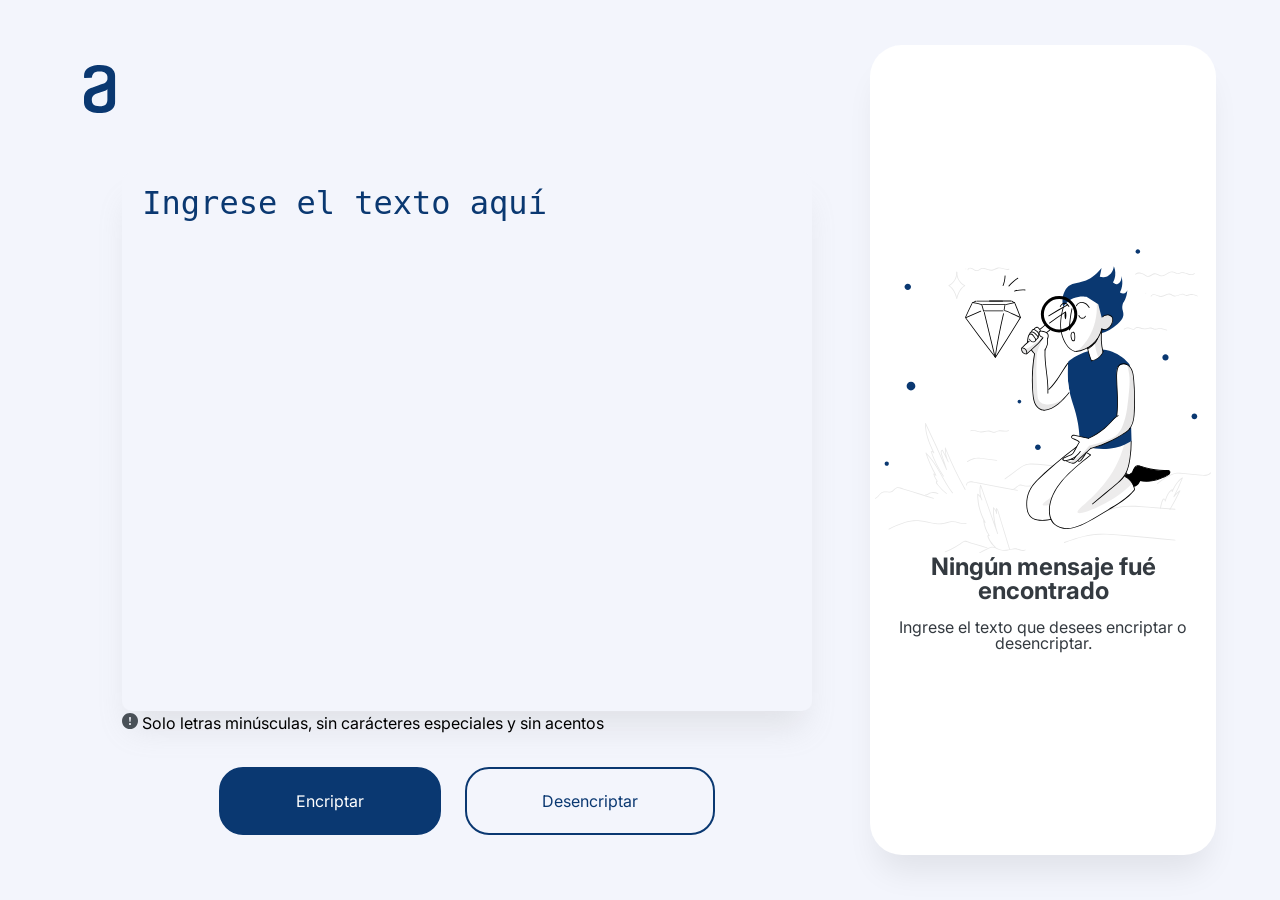
<file: index.html>
<!DOCTYPE html>
<html lang="es">
  <head>
    <meta charset="UTF-8" />
    <meta http-equiv="X-UA-Compatible" content="IE=edge" />
    <meta name="viewport" content="width=device-width, initial-scale=1.0" />
    <link rel="preconnect" href="https://fonts.googleapis.com" />
    <link rel="preconnect" href="https://fonts.gstatic.com" crossorigin />
    <link rel="stylesheet" href="./reseteo.css" />
    <link
      href="https://fonts.googleapis.com/css2?family=Inter:wght@400;700;900&display=swap"
      rel="stylesheet"
    />
    <link
      rel="shortcut icon"
      href="https://avatars.githubusercontent.com/u/70718713?v=4"
      type="image/x-icon"
    />
    <link rel="stylesheet" href="./encriptador.css" />
    <title>Encriptador de Texto</title>
  </head>

  <body>
    <main class="container">
      <section class="container-content">
        <div class="logo">
          <svg
            width="32"
            height="48"
            viewBox="0 0 32 48"
            fill="none"
            xmlns="http://www.w3.org/2000/svg"
          >
            <path
              fill-rule="evenodd"
              clip-rule="evenodd"
              d="M23.3958 23.6529C23.3524 23.9311 23.2466 24.1959 23.0863 24.4275C22.926 24.659 22.7154 24.8512 22.4703 24.9898C21.9766 25.3086 21.5447 25.468 21.1077 25.6274C20.177 25.9488 19.1974 26.2702 18.1613 26.643C17.0687 27.0157 16.0891 27.3885 15.215 27.6585C14.1249 28.0313 13.0888 28.3526 12.1041 28.7254C11.3633 29.0425 10.6674 29.4556 10.0345 29.9544C9.44584 30.4877 8.93212 31.0983 8.50734 31.7695C8.07027 32.515 7.79518 33.4766 7.79518 34.5975C7.79518 36.842 8.34022 38.5491 9.43289 39.6161C10.523 40.7396 12.5438 41.2718 15.5389 41.2718C18.5933 41.2718 20.6655 40.6856 21.7607 39.5107C22.8482 38.3357 23.3932 36.6826 23.3932 34.5487V23.6529H23.3958ZM15.5415 0C20.8891 0 24.815 1.01553 27.3217 3.09802C29.831 5.12908 31.0856 7.74119 31.0856 10.8366V37.2148C31.0856 38.2817 30.8696 39.4567 30.4891 40.737C30.1035 42.0225 29.3425 43.1949 28.1418 44.2592C26.9977 45.3313 25.4166 46.2389 23.3984 46.933C21.3802 47.6272 18.7629 48 15.5441 48C12.3304 48 9.70798 47.6272 7.69234 46.933C5.6767 46.2389 4.09298 45.3313 2.9489 44.2592C1.8846 43.3001 1.07834 42.089 0.604178 40.737C0.218532 39.4592 0 38.2843 0 37.2174V33.001C0 30.7565 0.599036 28.674 1.79968 26.8563C3.00032 24.9898 4.68945 23.7095 6.8722 22.9073C7.96229 22.5345 9.21693 22.1618 10.6335 21.681C12.0527 21.1976 13.3588 20.7169 14.6699 20.2927C15.9811 19.8633 17.1252 19.434 18.1048 19.0586C18.6959 18.8221 19.2963 18.6094 19.9044 18.421L20.8866 17.9402C21.2722 17.7268 21.6501 17.4055 22.0332 16.9787C22.4137 16.5545 22.7402 16.0737 23.0153 15.5389C23.306 14.9599 23.4557 14.3203 23.4524 13.6724V11.9627C23.4564 11.3361 23.3249 10.716 23.0667 10.145C22.8508 9.5023 22.4137 8.91612 21.8147 8.38393C21.2156 7.84917 20.3955 7.42239 19.416 7.09845C18.4338 6.78222 17.1278 6.62025 15.6521 6.62025C12.5977 6.62025 10.5795 7.21157 9.48945 8.43535C8.5639 9.50488 8.01885 10.8392 7.91087 12.3329C7.91087 12.6543 7.63835 12.8677 7.30927 12.8677L0.658168 12.9757C0.500177 12.9764 0.348309 12.9146 0.235632 12.8039C0.122956 12.6931 0.0585941 12.5423 0.0565613 12.3844V10.8418C0.0565613 9.3429 0.331655 7.95458 0.930691 6.62025C1.5323 5.28334 2.46042 4.16497 3.71248 3.20086C4.96711 2.24189 6.60482 1.44231 8.56647 0.907552C10.4767 0.26481 12.8214 0 15.5466 0H15.5415Z"
              fill="#0A3871"
            />
          </svg>
        </div>
        <div class="container-text">
          <textarea
            class="text-desencriptar"
            name="inputEncriptar"
            id="inputEncriptar"
            placeholder="Ingrese el texto aquí"
          ></textarea>
          <p class="alert-disabled">
            <svg
              width="16"
              height="16"
              viewBox="0 0 16 16"
              fill="none"
              xmlns="http://www.w3.org/2000/svg"
            >
              <path
                d="M16 8C16 10.1217 15.1571 12.1566 13.6569 13.6569C12.1566 15.1571 10.1217 16 8 16C5.87827 16 3.84344 15.1571 2.34315 13.6569C0.842855 12.1566 0 10.1217 0 8C0 5.87827 0.842855 3.84344 2.34315 2.34315C3.84344 0.842855 5.87827 0 8 0C10.1217 0 12.1566 0.842855 13.6569 2.34315C15.1571 3.84344 16 5.87827 16 8ZM8 4C7.87361 4.00007 7.74863 4.02662 7.63312 4.07793C7.51761 4.12924 7.41413 4.20418 7.32934 4.29791C7.24456 4.39165 7.18035 4.5021 7.14084 4.62217C7.10134 4.74223 7.08743 4.86923 7.1 4.995L7.45 8.502C7.46176 8.63977 7.5248 8.76811 7.62664 8.86164C7.72849 8.95516 7.86173 9.00705 8 9.00705C8.13827 9.00705 8.27151 8.95516 8.37336 8.86164C8.4752 8.76811 8.53824 8.63977 8.55 8.502L8.9 4.995C8.91257 4.86923 8.89866 4.74223 8.85915 4.62217C8.81965 4.5021 8.75544 4.39165 8.67066 4.29791C8.58587 4.20418 8.48239 4.12924 8.36688 4.07793C8.25137 4.02662 8.12639 4.00007 8 4ZM8.002 10C7.73678 10 7.48243 10.1054 7.29489 10.2929C7.10736 10.4804 7.002 10.7348 7.002 11C7.002 11.2652 7.10736 11.5196 7.29489 11.7071C7.48243 11.8946 7.73678 12 8.002 12C8.26722 12 8.52157 11.8946 8.70911 11.7071C8.89664 11.5196 9.002 11.2652 9.002 11C9.002 10.7348 8.89664 10.4804 8.70911 10.2929C8.52157 10.1054 8.26722 10 8.002 10Z"
                fill="#495057"
              />
            </svg>
            Solo letras minúsculas, sin carácteres especiales y sin acentos
          </p>
        </div>
        <div class="container-buttons">
          <a id="encriptar" class="btn-encriptar">Encriptar</a>
          <a id="desencriptar" class="btn-desencriptar">Desencriptar</a>
        </div>
      </section>

      <section class="container-resultado">
        <article class="container-text-default">
          <div class="container-img">
            <svg
              width="336"
              height="304"
              viewBox="0 0 336 304"
              fill="none"
              xmlns="http://www.w3.org/2000/svg"
            >
              <g clip-path="url(#clip0_2_1323)">
                <path
                  d="M0.675649 249.836C3.6088 248.4 4.854 244.589 8.03619 243.595C11.3014 242.574 14.9263 244.589 17.9148 242.38C19.2153 241.414 20.1838 239.812 21.7611 239.232C23.1447 238.735 24.5836 239.287 25.9118 239.702C27.0463 240.061 28.1808 240.392 29.3153 240.751C33.8811 242.159 38.4192 243.54 42.9849 244.948C48.1594 246.522 53.3063 248.124 58.4808 249.698C58.9789 249.864 59.2002 249.063 58.7021 248.897C49.2386 245.998 39.8027 243.098 30.3392 240.199C28.1255 239.536 25.8288 238.514 23.5321 238.238C21.9271 238.045 20.6543 238.68 19.5197 239.729C17.9425 241.193 16.7526 242.546 14.4559 242.656C12.5466 242.767 10.6649 242.27 8.75563 242.574C4.82632 243.181 3.60879 247.461 0.288249 249.091C-0.209832 249.367 0.205238 250.085 0.675649 249.836Z"
                  fill="#E8E8E8"
                />
                <path
                  d="M50.4007 246.357C52.3654 246.854 53.915 244.893 55.6859 244.313C58.0656 243.512 60.6114 243.844 62.7697 245.086C63.2402 245.362 63.6552 244.644 63.1848 244.368C61.3585 243.291 59.2832 242.85 57.1802 243.126C56.267 243.236 55.4092 243.485 54.5791 243.844C53.3892 244.368 52.0057 245.887 50.6221 245.556C50.0963 245.418 49.875 246.219 50.4007 246.357Z"
                  fill="#E8E8E8"
                />
                <path
                  d="M71.7353 244.286C69.8813 242.767 68.1103 241.138 66.4501 239.398C65.6753 238.597 64.9282 237.741 64.2087 236.885C63.7936 236.388 63.3786 235.891 62.9912 235.394C62.7145 235.035 62.4377 234.676 62.1887 234.317C61.746 233.875 61.746 233.323 62.2164 232.715C62.5484 232.853 63.0742 232.522 62.7975 232.135C61.1095 229.871 59.8643 227.386 59.0619 224.679C58.8958 224.845 58.7298 225.011 58.5638 225.176C59.4769 225.425 60.141 225.894 60.6391 226.668C60.9158 227.109 61.6353 226.723 61.3586 226.253C57.2356 219.129 53.8597 211.618 51.3139 203.803C51.0926 203.941 50.8435 204.079 50.6221 204.217C62.2164 215.594 67.4739 231.417 77.2418 244.148C77.5739 244.562 78.2933 244.148 77.9613 243.733C68.1657 230.948 62.8528 215.07 51.2032 203.637C50.9265 203.361 50.3731 203.637 50.5115 204.051C53.0849 211.949 56.4608 219.516 60.6391 226.695C60.8882 226.557 61.1095 226.419 61.3586 226.281C60.7221 225.315 59.892 224.679 58.7852 224.403C58.4808 224.32 58.1764 224.597 58.2871 224.9C59.1172 227.662 60.3901 230.23 62.1057 232.55C62.2994 232.356 62.4931 232.163 62.6868 231.97C61.912 231.611 61.0542 231.97 60.8605 232.881C60.6115 234.179 62.1887 235.615 62.9082 236.526C65.3709 239.591 68.1657 242.38 71.2095 244.865C71.5692 245.197 72.1503 244.617 71.7353 244.286Z"
                  fill="#E8E8E8"
                />
                <path
                  d="M68.8297 227.027C63.7382 219.433 59.6152 211.286 56.5714 202.671C56.4884 202.836 56.3777 203.002 56.2947 203.168C57.2355 202.947 58.038 203.306 58.5637 204.134C58.8404 204.604 59.5045 204.19 59.2832 203.72C54.9941 194.469 50.6221 184.832 50.9265 174.421C50.6774 174.504 50.4007 174.559 50.1517 174.642C57.5399 189.83 64.5684 205.211 71.2095 220.731C71.4032 221.172 72.1226 220.841 71.9566 220.399C70.8497 217.085 69.7706 213.744 68.6637 210.43C68.138 208.801 67.5845 207.2 67.0588 205.57C66.6991 204.493 65.9243 202.146 67.4739 201.566C67.3078 201.511 67.1695 201.428 67.0034 201.373C68.9958 205.266 70.9604 209.16 72.9527 213.054C73.2018 213.523 73.9213 213.109 73.6722 212.64C71.5139 208.415 70.5177 203.748 70.7114 198.998C70.4347 199.026 70.158 199.081 69.9089 199.108C75.6645 213.385 82.3333 227.303 89.8322 240.751C90.0812 241.22 90.8007 240.806 90.5516 240.337C83.0804 226.944 76.4393 213.109 70.7114 198.888C70.5454 198.473 69.9089 198.501 69.9089 198.998C69.7152 203.886 70.7667 208.663 72.9804 213.054C73.2295 212.916 73.4508 212.778 73.6999 212.64C71.7075 208.746 69.7429 204.852 67.7506 200.959C67.6676 200.821 67.4462 200.71 67.2802 200.765C64.513 201.787 66.284 205.736 66.8928 207.586C68.3317 211.922 69.7429 216.285 71.1818 220.62C71.4308 220.51 71.6799 220.399 71.9289 220.289C65.2878 204.769 58.2593 189.388 50.8711 174.2C50.6774 173.814 50.0963 174.035 50.0963 174.421C49.7643 184.97 54.2193 194.773 58.5637 204.134C58.8128 203.996 59.0341 203.858 59.2832 203.72C58.5637 202.588 57.4015 202.091 56.0733 202.367C55.8519 202.422 55.7136 202.671 55.7966 202.864C58.8681 211.535 63.0188 219.764 68.138 227.413C68.4147 227.883 69.1341 227.468 68.8297 227.027Z"
                  fill="#E8E8E8"
                />
                <path
                  d="M14.1515 280.405C23.7257 275.794 33.8257 271.099 44.7558 272.204C49.9303 272.728 54.9388 274.22 60.0856 274.882C62.6867 275.214 65.3155 275.352 67.9166 275.048C70.3517 274.744 72.6484 273.861 75.0281 273.336C78.0996 272.646 80.8944 273.364 83.8552 274.192C86.2903 274.855 88.6977 275.407 91.2157 274.827C91.7415 274.717 91.5201 273.916 90.9944 274.026C85.9582 275.214 81.2264 271.596 76.1349 272.314C73.6169 272.673 71.2648 273.667 68.7744 274.109C66.1456 274.551 63.4615 274.496 60.8051 274.164C55.5752 273.557 50.4838 272.01 45.2262 271.431C40.0517 270.851 34.9325 271.513 29.9794 272.949C24.3345 274.606 18.9939 277.147 13.7364 279.687C13.2383 279.908 13.6811 280.626 14.1515 280.405Z"
                  fill="#E8E8E8"
                />
                <path
                  d="M70.3241 303.297C73.5616 301.917 76.7438 300.398 79.8153 298.686C81.4202 297.775 82.9975 296.836 84.5747 295.842C85.986 294.93 87.3972 293.632 88.9468 292.97C90.6901 292.252 93.3188 293.605 95.0621 294.13C96.9161 294.709 98.7701 295.262 100.596 295.842C104.387 297.001 108.178 298.161 111.942 299.321C112.44 299.487 112.661 298.686 112.163 298.52C108.123 297.278 104.055 296.035 100.015 294.792C98.0783 294.185 96.1413 293.605 94.2043 292.997C92.7101 292.528 90.8284 291.561 89.2512 291.948C87.7846 292.307 86.4564 293.577 85.2112 294.406C83.6062 295.455 81.946 296.477 80.2857 297.443C76.9375 299.349 73.4786 301.061 69.909 302.552C69.4109 302.773 69.8537 303.491 70.3241 303.297Z"
                  fill="#E8E8E8"
                />
                <path
                  d="M104.747 304.154C106.85 303.104 108.953 302.027 111.056 300.978C112.993 299.984 115.068 298.658 117.282 298.465C119.523 298.244 121.267 299.708 123.204 300.564C124.836 301.282 126.607 301.696 128.378 301.806C132.529 302.027 136.403 299.956 140.526 300.177C143.819 300.37 147.139 303.077 150.377 301.365C150.847 301.116 150.432 300.398 149.962 300.647C147.942 301.724 145.756 300.674 143.763 300.039C142.048 299.487 140.387 299.238 138.589 299.432C134.327 299.873 130.426 301.668 126.054 300.647C122.429 299.818 119.662 296.808 115.76 297.94C113.961 298.465 112.274 299.459 110.613 300.288C108.51 301.337 106.407 302.414 104.304 303.463C103.862 303.684 104.277 304.402 104.747 304.154Z"
                  fill="#E8E8E8"
                />
                <path
                  d="M120.907 298.161C119.191 296.67 117.642 295.013 116.369 293.108C115.788 292.252 115.262 291.34 114.764 290.429C114.515 289.96 114.294 289.49 114.1 289.021C113.934 288.634 113.768 288.275 113.629 287.889C113.38 287.474 113.491 287.088 113.962 286.729C114.211 286.618 114.46 286.508 114.709 286.397C111.665 281.924 109.756 276.843 109.119 271.486C108.87 271.596 108.649 271.679 108.4 271.79C108.898 272.425 109.396 273.06 109.922 273.723C110.226 274.109 110.807 273.612 110.586 273.225C105.771 264.637 103.197 254.972 103.142 245.142C102.893 245.252 102.672 245.335 102.423 245.445C104.304 246.964 105.743 248.842 106.629 251.079C106.878 250.968 107.127 250.858 107.376 250.747C105.217 246.191 104.775 241.055 106.048 236.195C105.771 236.195 105.522 236.195 105.245 236.195C110.918 252.404 116.563 268.586 122.235 284.796C122.401 285.293 123.204 285.072 123.038 284.575C120.188 276.263 118.776 267.537 118.859 258.728C118.61 258.838 118.389 258.921 118.14 259.032C119.828 260.55 120.879 262.456 121.267 264.693C121.35 265.162 122.097 265.052 122.069 264.582C121.986 262.898 121.876 261.186 121.793 259.501C121.571 259.612 121.377 259.75 121.156 259.86C122.623 260.799 122.899 263.284 123.37 264.831C123.868 266.488 124.366 268.144 124.892 269.829C125.916 273.253 126.967 276.65 127.991 280.074C130.066 286.895 132.142 293.743 134.217 300.564C134.383 301.061 135.185 300.867 135.019 300.343C132.778 292.997 130.564 285.624 128.323 278.279C127.244 274.689 126.137 271.099 125.058 267.509C124.504 265.659 123.951 263.837 123.397 261.986C123.038 260.854 122.623 259.832 121.599 259.17C121.35 259.004 120.962 259.225 120.962 259.529C121.045 261.213 121.156 262.925 121.239 264.61C121.516 264.582 121.793 264.527 122.042 264.499C121.654 262.124 120.492 260.053 118.693 258.452C118.417 258.203 118.002 258.369 117.974 258.755C117.891 267.62 119.302 276.429 122.18 284.823C122.457 284.741 122.706 284.685 122.982 284.603C117.31 268.393 111.665 252.211 105.992 236.001C105.854 235.642 105.3 235.587 105.19 236.001C103.862 241.11 104.36 246.439 106.601 251.189C106.795 251.603 107.542 251.3 107.348 250.858C106.407 248.483 104.941 246.467 102.921 244.865C102.644 244.645 102.201 244.783 102.201 245.169C102.257 255.138 104.858 264.969 109.756 273.667C109.977 273.502 110.198 273.336 110.42 273.17C109.922 272.535 109.423 271.9 108.898 271.237C108.676 270.961 108.151 271.182 108.178 271.541C108.815 277.064 110.752 282.283 113.879 286.867C114.155 287.254 114.709 287.005 114.626 286.536C114.487 285.762 113.574 285.486 112.938 285.956C111.776 286.784 112.91 288.745 113.325 289.684C114.902 293.191 117.254 296.256 120.16 298.769C120.741 299.072 121.322 298.493 120.907 298.161Z"
                  fill="#E8E8E8"
                />
                <path
                  d="M91.9629 236.222C91.6031 231.031 101.039 234.013 103.668 234.51C107.984 235.311 112.274 236.112 116.59 236.913C125.196 238.514 133.829 240.116 142.435 241.718C142.961 241.828 143.182 241.027 142.656 240.917C132.778 239.067 122.927 237.244 113.048 235.394C108.206 234.483 103.363 233.571 98.5209 232.688C96.7777 232.356 94.7577 231.997 93.1251 232.909C91.8798 233.571 91.0497 234.786 91.1604 236.222C91.1604 236.747 92.0182 236.747 91.9629 236.222Z"
                  fill="#E8E8E8"
                />
                <path
                  d="M136.707 240.806C139.585 241.11 141.356 238.376 143.597 237.051C145.507 235.946 147.167 236.802 149.132 237.189C151.318 237.631 153.559 237.686 155.773 237.41C156.298 237.354 156.298 236.526 155.773 236.581C153.282 236.885 150.792 236.775 148.357 236.167C146.89 235.78 145.562 235.311 144.096 235.891C141.494 236.885 139.723 240.309 136.707 239.978C136.182 239.923 136.182 240.751 136.707 240.806Z"
                  fill="#E8E8E8"
                />
                <path
                  d="M189.476 293.909C196.117 291.589 202.814 289.269 209.676 287.612C216.843 285.9 224.065 285.21 231.426 285.431C238.703 285.652 245.925 286.48 253.175 287.143C260.453 287.833 267.73 288.496 275.008 289.187C283.365 289.96 291.749 290.733 300.106 291.534C300.631 291.589 300.631 290.761 300.106 290.705C285.191 289.325 270.276 287.944 255.334 286.536C240.972 285.21 226.528 283.249 212.222 286.204C204.363 287.833 196.781 290.484 189.227 293.108C188.757 293.273 188.978 294.074 189.476 293.909Z"
                  fill="#E8E8E8"
                />
                <path
                  d="M218.725 266.736C223.678 265.687 228.326 263.616 233.003 261.738C238.011 259.75 243.075 258.369 248.443 257.9C253.867 257.43 259.318 257.706 264.714 258.038C270.138 258.369 275.561 258.756 281.012 259.142C287.349 259.612 293.714 260.136 300.05 260.689C300.576 260.744 300.576 259.915 300.05 259.86C288.816 258.866 277.581 258.01 266.319 257.292C255.61 256.602 245.068 256.326 234.857 260.109C229.433 262.125 224.176 264.693 218.476 265.908C218.005 266.046 218.199 266.847 218.725 266.736Z"
                  fill="#E8E8E8"
                />
                <path
                  d="M282.507 234.897C286.464 231.887 290.642 228.932 295.069 226.668C297.228 225.563 299.552 224.679 301.987 224.486C304.616 224.265 307.245 224.79 309.818 225.121C315.048 225.756 320.306 226.143 325.563 226.474C329.05 226.695 333.477 227.192 335.94 224.155C336.272 223.74 335.691 223.161 335.359 223.575C332.564 227.027 326.67 225.729 322.851 225.48C317.594 225.121 312.392 224.624 307.162 223.961C304.92 223.685 302.707 223.464 300.465 223.879C298.252 224.265 296.176 225.149 294.212 226.198C289.95 228.462 285.91 231.279 282.064 234.206C281.677 234.51 282.092 235.228 282.507 234.897Z"
                  fill="#E8E8E8"
                />
                <path
                  d="M130.177 230.34C134.106 227.386 138.063 224.458 141.992 221.504C145.756 218.687 149.27 215.732 154.195 215.484C158.844 215.263 163.604 215.788 168.225 216.174C173.206 216.588 178.159 217.141 183.084 217.831C187.235 218.411 192.188 219.957 196.117 217.803C196.588 217.555 196.173 216.837 195.702 217.085C193.682 218.19 191.441 218.19 189.2 217.914C186.792 217.61 184.385 217.196 181.977 216.864C177.329 216.229 172.652 215.705 167.948 215.318C163.327 214.931 158.54 214.379 153.919 214.655C149.63 214.904 146.448 217.113 143.099 219.626C138.644 222.94 134.217 226.281 129.762 229.595C129.347 229.954 129.762 230.672 130.177 230.34Z"
                  fill="#E8E8E8"
                />
                <path
                  d="M285.855 259.529C286.104 257.706 286.464 255.939 286.99 254.172C287.239 253.343 287.488 252.515 287.82 251.686C288.013 251.189 288.539 250.361 289.259 250.554C289.618 250.665 289.784 251.907 289.812 252.156C289.867 252.598 290.476 252.736 290.614 252.266C291.915 248.041 293.409 243.402 297.394 240.944C297.173 240.834 296.979 240.696 296.757 240.585C296.757 241.276 296.73 241.994 296.73 242.684C296.73 243.071 297.311 243.264 297.505 242.905C299.967 237.796 302.651 232.439 307.632 229.346C307.439 229.181 307.217 229.043 307.023 228.877C304.533 235.311 301.628 241.579 298.335 247.655C298.113 248.041 298.667 248.538 298.999 248.152C300.853 245.943 302.734 243.733 305.17 242.132C304.976 241.938 304.782 241.745 304.588 241.552C301.517 248.014 298.169 254.31 294.488 260.44C294.212 260.909 294.931 261.324 295.208 260.854C298.86 254.724 302.236 248.428 305.308 241.966C305.474 241.635 305.114 241.138 304.727 241.386C302.236 243.043 300.299 245.28 298.39 247.544C298.611 247.71 298.833 247.876 299.054 248.041C302.375 241.911 305.308 235.587 307.826 229.07C307.964 228.739 307.494 228.435 307.217 228.601C302.098 231.776 299.331 237.216 296.785 242.463C297.034 242.546 297.311 242.601 297.56 242.684C297.56 241.994 297.588 241.276 297.588 240.585C297.588 240.282 297.228 240.061 296.951 240.226C292.801 242.794 291.168 247.599 289.812 252.045C290.089 252.073 290.365 252.128 290.614 252.156C290.476 250.747 289.203 248.345 287.654 250.14C286.879 251.051 286.574 252.542 286.242 253.675C285.689 255.497 285.302 257.375 285.025 259.28C284.997 259.833 285.772 260.053 285.855 259.529Z"
                  fill="#E8E8E8"
                />
                <path
                  d="M92.5164 212.916C94.6747 211.756 96.8608 210.596 99.2405 209.961C101.759 209.298 104.249 209.519 106.767 209.851C111.776 210.513 116.784 211.176 121.765 211.839C122.291 211.922 122.291 211.093 121.765 211.01C116.424 210.292 111.056 209.519 105.716 208.884C103.253 208.58 100.901 208.58 98.521 209.271C96.252 209.933 94.149 211.066 92.0737 212.17C91.6032 212.474 92.046 213.164 92.5164 212.916Z"
                  fill="#E8E8E8"
                />
                <path
                  d="M260.84 25.6074C262.833 23.923 265.627 24.2543 267.813 25.3313C269.474 26.1321 270.83 27.7614 272.767 27.8442C274.565 27.8994 276.059 26.6844 277.581 25.8836C278.605 25.3589 279.657 24.9999 280.819 25.2484C282.064 25.497 283.143 26.2149 284.278 26.712C288.013 28.3413 290.504 26.0769 293.658 24.2819C294.544 23.7849 295.485 23.3431 296.508 23.2602C297.809 23.1498 298.971 23.7297 300.133 24.2267C301.96 24.9999 303.343 25.3037 305.197 24.5581C307.106 23.8125 308.656 23.923 310.565 24.6133C311.783 25.0551 312.945 25.6074 314.218 25.8836C316.127 26.3254 318.175 26.2149 319.614 24.7514C320.001 24.3648 319.392 23.7849 319.033 24.1715C317.179 26.0493 314.356 25.1656 312.226 24.3372C310.067 23.5087 307.854 22.6251 305.557 23.4811C304.118 24.0334 303.149 24.42 301.6 23.8953C300.548 23.5364 299.58 22.9565 298.501 22.6527C296.868 22.1556 295.346 22.4318 293.852 23.1774C292.136 24.0334 290.642 25.3865 288.843 26.1045C286.464 27.0434 284.61 25.8007 282.451 24.8895C280.874 24.2267 279.38 24.1163 277.803 24.8066C275.893 25.6627 274.039 27.5404 271.798 26.7396C270.608 26.3254 269.667 25.3589 268.588 24.7514C267.675 24.2543 266.679 23.8953 265.655 23.702C263.69 23.3431 261.781 23.6744 260.231 24.9723C259.844 25.3865 260.453 25.9664 260.84 25.6074Z"
                  fill="#E8E8E8"
                />
                <path
                  d="M270.802 44.468C271.328 44.468 271.328 43.6395 270.802 43.6395C270.276 43.6395 270.276 44.468 270.802 44.468Z"
                  fill="#E8E8E8"
                />
                <path
                  d="M276.336 47.478C277.637 45.1307 280.708 46.2629 282.617 47.0361C284.527 47.8093 286.242 48.2788 288.262 47.5884C289.923 47.0085 291.417 45.9039 293.132 45.5173C295.512 44.9651 296.868 46.9809 299.026 47.4504C302.402 48.1959 305.806 44.4404 308.988 46.0144C309.874 46.4562 310.482 47.0361 311.534 46.9533C312.502 46.8981 313.388 46.4286 314.329 46.2077C316.957 45.6002 319.697 46.0696 322.049 47.3675C322.519 47.616 322.934 46.8981 322.464 46.6495C320.97 45.8211 319.365 45.324 317.677 45.1584C316.819 45.0755 315.934 45.1031 315.076 45.2412C314.052 45.3793 313.111 45.8211 312.115 46.0144C310.759 46.2629 310.178 45.6002 309.071 45.1307C308.518 44.9098 307.909 44.7994 307.328 44.827C305.944 44.8822 304.616 45.4621 303.343 45.9316C301.711 46.5391 299.967 47.119 298.307 46.2905C296.896 45.6002 295.789 44.5508 294.129 44.5508C290.697 44.5785 288.29 47.8646 284.665 46.8705C281.981 46.1249 277.664 43.5015 275.672 47.0361C275.368 47.5332 276.087 47.9474 276.336 47.478Z"
                  fill="#E8E8E8"
                />
                <path
                  d="M249.495 80.5323C251.46 78.9859 253.701 79.0688 255.859 80.0629C257.049 80.6152 258.322 81.1399 259.567 80.3943C260.287 79.9524 260.757 79.2621 261.615 79.0136C262.528 78.7374 263.497 78.9307 264.382 79.1516C265.959 79.5382 267.481 80.2286 269.114 80.339C271.051 80.4771 272.822 79.6487 274.704 79.4554C276.724 79.2621 278.135 80.4771 280.016 80.7532C281.843 81.0018 283.254 79.5382 285.08 79.8144C287.294 80.1457 289.48 80.8913 291.666 81.4436C292.192 81.5817 292.413 80.7809 291.887 80.6428C289.591 80.0629 287.211 79.1792 284.859 78.9307C282.867 78.7098 281.428 80.339 279.435 79.7315C277.581 79.1792 276.253 78.3784 274.261 78.6546C272.13 78.9583 270.193 79.7867 268.007 79.3173C266.319 78.9583 264.687 78.1575 262.943 78.0471C262.307 78.0194 261.643 78.0747 261.034 78.3232C260.259 78.627 259.844 79.2621 259.125 79.6763C257.464 80.6428 255.223 78.5993 253.452 78.4613C251.764 78.3232 250.215 78.9031 248.886 79.9248C248.471 80.2838 249.08 80.8637 249.495 80.5323Z"
                  fill="#E8E8E8"
                />
                <path
                  d="M90.8561 20.2779C91.3819 20.2779 91.3819 19.4495 90.8561 19.4495C90.3303 19.4495 90.3303 20.2779 90.8561 20.2779Z"
                  fill="#E8E8E8"
                />
                <path
                  d="M93.2911 20.913C93.7892 18.4553 97.0544 20.0293 98.2442 20.7749C99.6001 21.6309 101.039 22.4041 102.699 21.9347C104.498 21.41 105.715 19.8636 107.708 19.7532C109.589 19.6703 111.416 20.5264 113.187 21.0786C114.709 21.5481 116.314 21.8795 117.891 21.4929C119.745 21.051 121.322 19.7532 123.204 19.4218C126.912 18.7866 130.26 21.7966 134.023 20.6368C134.521 20.4711 134.327 19.6703 133.802 19.836C129.872 21.0786 126.137 17.5992 122.152 18.8419C120.104 19.477 118.389 20.913 116.147 20.8301C114.072 20.7473 112.191 19.7532 110.226 19.2561C108.676 18.8695 107.099 18.759 105.605 19.4494C104.747 19.836 104 20.4711 103.142 20.8853C101.731 21.5481 100.541 21.1615 99.2681 20.4435C97.8845 19.6427 96.6946 18.7038 95.0067 18.8419C93.8168 18.9247 92.7653 19.5322 92.5439 20.7473C92.4056 21.2167 93.2081 21.4376 93.2911 20.913Z"
                  fill="#E8E8E8"
                />
                <path
                  d="M95.8093 182.153C99.1021 180.773 102.423 183.23 105.743 183.396C107.459 183.479 109.119 183.065 110.807 182.733C112.938 182.319 114.764 182.291 116.812 183.147C118.057 183.672 119.191 184.003 120.464 183.506C121.184 183.23 121.793 182.761 122.512 182.512C123.314 182.236 124.145 182.181 125.002 182.181C127.963 182.236 130.924 183.258 133.746 181.932C134.217 181.711 133.802 180.994 133.331 181.214C130.315 182.623 126.967 181.076 123.785 181.408C122.263 181.573 121.267 182.457 119.856 182.871C118.168 183.368 116.507 181.932 114.847 181.684C111.277 181.132 107.902 183.12 104.304 182.402C101.427 181.822 98.521 180.137 95.5879 181.38C95.1175 181.573 95.3389 182.374 95.8093 182.153Z"
                  fill="#E8E8E8"
                />
                <path
                  d="M35.9841 141.477C38.3987 141.477 40.3562 139.524 40.3562 137.114C40.3562 134.705 38.3987 132.751 35.9841 132.751C33.5695 132.751 31.6121 134.705 31.6121 137.114C31.6121 139.524 33.5695 141.477 35.9841 141.477Z"
                  fill="#0A3871"
                />
                <path
                  d="M290.476 111.488C292.172 111.488 293.548 110.116 293.548 108.423C293.548 106.73 292.172 105.358 290.476 105.358C288.78 105.358 287.405 106.73 287.405 108.423C287.405 110.116 288.78 111.488 290.476 111.488Z"
                  fill="#0A3871"
                />
                <path
                  d="M262.833 4.70331C264.086 4.70331 265.102 3.68952 265.102 2.43894C265.102 1.18836 264.086 0.174561 262.833 0.174561C261.579 0.174561 260.564 1.18836 260.564 2.43894C260.564 3.68952 261.579 4.70331 262.833 4.70331Z"
                  fill="#0A3871"
                />
                <path
                  d="M162.884 201.069C164.443 201.069 165.707 199.808 165.707 198.252C165.707 196.697 164.443 195.436 162.884 195.436C161.325 195.436 160.062 196.697 160.062 198.252C160.062 199.808 161.325 201.069 162.884 201.069Z"
                  fill="#0A3871"
                />
                <path
                  d="M32.7742 41.0991C34.5622 41.0991 36.0117 39.6526 36.0117 37.8682C36.0117 36.0838 34.5622 34.6373 32.7742 34.6373C30.9861 34.6373 29.5366 36.0838 29.5366 37.8682C29.5366 39.6526 30.9861 41.0991 32.7742 41.0991Z"
                  fill="#0A3871"
                />
                <path
                  d="M144.4 154.456C145.424 154.456 146.254 153.628 146.254 152.606C146.254 151.584 145.424 150.756 144.4 150.756C143.376 150.756 142.546 151.584 142.546 152.606C142.546 153.628 143.376 154.456 144.4 154.456Z"
                  fill="#0A3871"
                />
                <path
                  d="M319.392 170.196C320.951 170.196 322.215 168.935 322.215 167.38C322.215 165.824 320.951 164.563 319.392 164.563C317.834 164.563 316.57 165.824 316.57 167.38C316.57 168.935 317.834 170.196 319.392 170.196Z"
                  fill="#0A3871"
                />
                <path
                  d="M11.7441 216.754C12.9056 216.754 13.8471 215.814 13.8471 214.655C13.8471 213.496 12.9056 212.557 11.7441 212.557C10.5827 212.557 9.64111 213.496 9.64111 214.655C9.64111 215.814 10.5827 216.754 11.7441 216.754Z"
                  fill="#0A3871"
                />
                <path
                  d="M97.7461 53.6636C95.3387 58.5514 92.9036 63.4391 90.4962 68.3269C100.458 81.6646 110.419 94.9747 120.381 108.312C122.955 104.419 125.5 100.442 128.074 96.4383C134.134 86.9389 139.917 77.5501 145.451 68.244C143.57 63.4667 141.66 58.6618 139.779 53.8846C138.561 53.2494 137.344 52.6419 136.126 52.0068C124.338 52.0344 112.55 52.062 100.79 52.0896C99.7384 52.6419 98.7422 53.1666 97.7461 53.6636Z"
                  fill="white"
                />
                <path
                  d="M90.8283 68.5478C92.9313 63.9362 95.0897 59.3522 97.3034 54.7959C97.5247 54.3264 96.8329 53.8846 96.5839 54.3816C94.3702 58.938 92.2118 63.522 90.1088 68.1336C89.8874 68.603 90.6069 69.0449 90.8283 68.5478Z"
                  fill="black"
                />
                <path
                  d="M90.2748 69.0448C100.015 82.3826 109.949 95.5546 120.077 108.616C120.409 109.03 120.99 108.451 120.658 108.036C110.585 95.03 100.707 81.9131 90.9943 68.6306C90.6899 68.2164 89.9705 68.6306 90.2748 69.0448Z"
                  fill="black"
                />
                <path
                  d="M97.4971 54.3264C98.6592 53.7189 99.7938 53.0837 100.956 52.4762C101.426 52.2277 101.011 51.5097 100.541 51.7583C99.3787 52.3658 98.2442 53.0009 97.082 53.6084C96.5839 53.8846 97.0266 54.5749 97.4971 54.3264Z"
                  fill="black"
                />
                <path
                  d="M101.648 52.5314C110.281 52.5314 118.942 52.5314 127.576 52.5314C128.101 52.5314 128.101 51.703 127.576 51.703C118.942 51.703 110.281 51.703 101.648 51.703C101.122 51.703 101.122 52.5314 101.648 52.5314Z"
                  fill="black"
                />
                <path
                  d="M145.839 68.1611C144.095 63.5496 142.297 58.9932 140.443 54.4092C140.249 53.9122 139.447 54.1331 139.64 54.6301C141.494 59.1865 143.293 63.7705 145.036 68.3821C145.23 68.8791 146.032 68.6582 145.839 68.1611Z"
                  fill="black"
                />
                <path
                  d="M144.925 68.5754C136.818 81.8303 128.544 95.0024 120.104 108.064C119.8 108.506 120.519 108.92 120.824 108.478C129.264 95.4166 137.537 82.2721 145.645 68.9896C145.922 68.5478 145.202 68.106 144.925 68.5754Z"
                  fill="black"
                />
                <path
                  d="M139.945 53.5533C138.976 52.9457 138.008 52.3106 137.039 51.7031C136.596 51.4269 136.181 52.1173 136.624 52.4211C137.593 53.0286 138.561 53.6637 139.53 54.2712C140 54.575 140.415 53.857 139.945 53.5533Z"
                  fill="black"
                />
                <path
                  d="M136.098 51.6202C128.876 51.6202 121.654 51.6202 114.459 51.6202C113.934 51.6202 113.934 52.4487 114.459 52.4487C121.682 52.4487 128.904 52.4487 136.098 52.4487C136.624 52.4487 136.624 51.6202 136.098 51.6202Z"
                  fill="black"
                />
                <path
                  d="M91.1605 68.962C96.1136 66.8357 101.067 64.7094 106.02 62.5831C106.518 62.3622 106.075 61.6718 105.605 61.8651C100.652 63.9914 95.6985 66.1177 90.7454 68.244C90.275 68.465 90.69 69.1829 91.1605 68.962Z"
                  fill="black"
                />
                <path
                  d="M97.6354 54.0779C100.679 54.5473 103.668 55.2101 106.628 56.0385C107.154 56.1766 107.376 55.3758 106.85 55.2377C103.889 54.3816 100.901 53.7465 97.8567 53.2771C97.331 53.1942 97.0819 53.995 97.6354 54.0779Z"
                  fill="black"
                />
                <path
                  d="M106.407 55.9005C107.071 57.9716 107.652 60.0426 108.15 62.1689C108.261 62.6936 109.064 62.4727 108.953 61.948C108.455 59.8217 107.874 57.7506 107.21 55.6796C107.044 55.1825 106.241 55.3758 106.407 55.9005Z"
                  fill="black"
                />
                <path
                  d="M107.68 55.9833C115.096 55.9833 122.484 55.9833 129.9 55.9833C130.426 55.9833 130.426 55.1548 129.9 55.1548C122.484 55.1548 115.096 55.1548 107.68 55.1548C107.154 55.1548 107.154 55.9833 107.68 55.9833Z"
                  fill="black"
                />
                <path
                  d="M129.54 56.149C129.264 57.6678 128.987 59.2142 128.71 60.733C128.627 61.2577 129.43 61.4786 129.513 60.9539C129.789 59.4351 130.066 57.8887 130.343 56.3699C130.426 55.8452 129.623 55.6243 129.54 56.149Z"
                  fill="black"
                />
                <path
                  d="M108.593 62.2241C115.068 62.2241 121.543 62.2241 128.046 62.2241C128.572 62.2241 128.572 61.3956 128.046 61.3956C121.571 61.3956 115.096 61.3956 108.593 61.3956C108.067 61.3956 108.067 62.2241 108.593 62.2241Z"
                  fill="black"
                />
                <path
                  d="M130.703 55.9833C133.719 55.3482 136.707 54.713 139.723 54.0779C140.249 53.9675 140.028 53.1666 139.502 53.2771C136.486 53.9122 133.497 54.5474 130.481 55.1825C129.955 55.2929 130.177 56.0938 130.703 55.9833Z"
                  fill="black"
                />
                <path
                  d="M129.319 61.9756C132.114 62.4174 134.715 63.9914 137.261 65.1788C139.972 66.4491 142.656 67.7194 145.368 68.9896C145.839 69.2105 146.281 68.4926 145.783 68.2716C142.906 66.9185 140.055 65.5931 137.178 64.24C134.743 63.0802 132.224 61.6166 129.54 61.1748C129.015 61.0919 128.793 61.8927 129.319 61.9756Z"
                  fill="black"
                />
                <path
                  d="M108.842 63.4944C112.44 78.2957 116.009 93.1246 119.606 107.926C119.745 108.451 120.519 108.23 120.409 107.705C116.812 92.9037 113.242 78.0748 109.645 63.2735C109.506 62.7488 108.704 62.9697 108.842 63.4944Z"
                  fill="black"
                />
                <path
                  d="M128.157 64.4885C124.781 78.7375 121.986 93.1522 119.828 107.65C119.745 108.174 120.547 108.395 120.63 107.871C122.788 93.3731 125.583 78.986 128.959 64.7094C129.098 64.1847 128.295 63.9638 128.157 64.4885Z"
                  fill="black"
                />
                <path
                  d="M128.433 36.8466C129.679 33.6709 130.37 30.3296 130.481 26.9054C130.509 26.3807 129.679 26.3807 129.651 26.9054C129.54 30.2467 128.849 33.5052 127.631 36.6257C127.437 37.1227 128.24 37.316 128.433 36.8466Z"
                  fill="black"
                />
                <path
                  d="M134.106 37.3988C136.762 34.3888 139.751 31.7378 143.099 29.5011C143.542 29.1973 143.127 28.4794 142.684 28.7831C139.281 31.0475 136.209 33.7537 133.525 36.8189C133.165 37.2055 133.746 37.7854 134.106 37.3988Z"
                  fill="black"
                />
                <path
                  d="M139.557 42.5075C142.989 41.4858 146.53 41.0992 150.1 41.3753C150.626 41.4029 150.626 40.5745 150.1 40.5469C146.447 40.2707 142.85 40.6573 139.336 41.7067C138.838 41.8724 139.032 42.6732 139.557 42.5075Z"
                  fill="black"
                />
                <path
                  d="M81.2541 23.1498C81.5861 28.6174 78.5146 33.8366 73.5891 36.2114C73.3124 36.3495 73.3401 36.7637 73.5891 36.9294C78.0995 39.6356 80.1749 44.6062 81.3648 49.4939C81.5031 50.0186 82.2779 49.7977 82.1672 49.273C80.922 44.1643 78.7083 39.0004 74.0042 36.2114C74.0042 36.4599 74.0042 36.6808 74.0042 36.9294C79.1787 34.4165 82.4439 28.866 82.0842 23.1498C82.0565 22.6251 81.2264 22.6251 81.2541 23.1498Z"
                  fill="#E8E8E8"
                />
                <path
                  d="M81.5584 23.1498C81.1987 28.8936 84.4639 34.4441 89.6384 36.9294C89.6384 36.6808 89.6384 36.4599 89.6384 36.2114C84.9066 39.028 82.6929 44.1919 81.4477 49.3282C81.3094 49.8529 82.1118 50.0738 82.2502 49.5491C83.4401 44.6338 85.5154 39.6356 90.0535 36.9294C90.3025 36.7913 90.3302 36.3495 90.0535 36.2114C85.128 33.8365 82.0288 28.6174 82.3609 23.1498C82.4162 22.6251 81.5861 22.6251 81.5584 23.1498Z"
                  fill="#E8E8E8"
                />
                <path
                  d="M216.29 230.451C217.258 230.037 218.586 229.429 220.108 228.573C222.654 227.165 223.927 226.447 224.702 225.315C225.698 223.823 225.31 223.023 226.611 221.531C226.805 221.283 227.718 220.316 228.908 219.792C230.955 218.936 232.865 219.957 236.047 221.09C238.98 222.139 241.277 222.636 245.87 223.658C247.696 224.072 249.91 224.486 253.12 225.48C254.033 225.756 254.753 226.005 255.251 226.171C255.306 226.751 255.334 228.242 254.365 229.595C253.922 230.202 253.314 230.699 252.345 231.141C250.104 232.191 247.973 231.997 246.174 231.914C242.3 231.749 243.905 232.301 234.774 232.467C232.782 232.494 231.149 232.494 230.014 232.494C228.603 233.461 227.192 234.455 225.753 235.477C223.318 237.244 220.994 239.011 218.78 240.751C217.95 237.327 217.12 233.875 216.29 230.451Z"
                  fill="black"
                />
                <path
                  d="M204.751 195.105C202.758 196.154 202.537 196.54 195.121 202.837C183.555 212.64 182.282 213.164 171.794 222.305C161.75 231.031 159.868 233.212 157.959 236.084C153.199 243.347 152.148 249.422 151.843 252.377C151.428 256.353 150.875 261.876 154.389 266.239C156.603 268.973 159.481 270.105 160.449 270.464C163.355 271.569 165.734 271.431 170.023 271.127C175.724 270.713 180.068 269.608 181.784 269.139C183.665 268.614 188.037 267.316 193.516 264.61C198.663 262.069 200.877 260.192 207.905 255.47C211.032 253.371 215.653 250.306 221.464 246.771C221.824 244.01 221.52 241.856 221.215 240.503C220.496 237.299 219.029 235.09 217.397 232.66C216.068 230.672 214.795 229.153 213.91 228.159C215.985 226.585 218.697 224.321 221.547 221.283C223.457 219.239 226.473 215.981 228.991 211.397C232.09 205.764 235.189 200.075 233.197 196.154C230.07 189.996 215.183 189.72 204.751 195.105Z"
                  fill="white"
                />
                <path
                  opacity="0.18"
                  d="M229.544 198.115C227.967 201.76 225.366 206.923 221.215 212.446C215.183 220.427 209.095 224.845 199.908 231.39C173.925 249.891 166.952 254.116 167.727 255.884C168.778 258.286 183.416 253.978 185.547 253.343C201.098 248.759 212.554 241.69 219.721 236.526C217.895 233.737 216.068 230.948 214.242 228.187C216.483 226.585 219.583 224.044 222.488 220.261C224.093 218.19 226.528 214.987 228.105 210.154C229.71 205.349 229.766 201.069 229.544 198.115Z"
                  fill="#9B9797"
                />
                <path
                  d="M204.64 195.077C194.789 202.395 185.187 210.072 175.945 218.107C171.518 221.946 167.09 225.784 162.94 229.899C159.259 233.544 155.828 237.576 153.753 242.38C151.594 247.351 150.986 253.095 151.511 258.48C151.954 262.926 153.587 267.399 157.654 269.719C161.916 272.121 167.284 271.873 171.988 271.376C177.771 270.796 183.472 269.387 188.867 267.206C200.904 262.318 210.34 253.178 221.713 247.13C222.184 246.882 221.769 246.164 221.298 246.412C211.807 251.466 203.727 258.756 194.208 263.809C189.227 266.46 183.859 268.393 178.325 269.581C173.206 270.658 167.45 271.486 162.248 270.492C159.813 270.022 157.461 269.028 155.717 267.206C154.029 265.411 153.116 263.064 152.646 260.661C151.622 255.442 152.092 249.533 153.808 244.507C155.524 239.481 158.872 235.256 162.524 231.5C166.315 227.607 170.466 224.017 174.534 220.455C184.357 211.839 194.54 203.61 205.055 195.823C205.47 195.491 205.083 194.773 204.64 195.077Z"
                  fill="black"
                />
                <path
                  d="M177.522 251.686C186.598 248.179 194.817 242.933 202.62 237.189C206.466 234.372 210.257 231.445 214.021 228.518C217.729 225.618 221.27 222.553 224.148 218.825C224.48 218.411 223.761 217.997 223.429 218.411C220.496 222.222 216.815 225.287 213.052 228.242C209.344 231.141 205.609 234.013 201.79 236.802C194.153 242.38 186.156 247.517 177.301 250.913C176.803 251.079 177.024 251.88 177.522 251.686Z"
                  fill="black"
                />
                <path
                  d="M213.606 228.435C218.946 232.909 221.769 239.84 221.021 246.771C220.966 247.296 221.796 247.296 221.852 246.771C222.599 239.647 219.666 232.467 214.187 227.855C213.799 227.496 213.218 228.076 213.606 228.435Z"
                  fill="black"
                />
                <path
                  d="M220.966 239.067C222.543 238.597 223.927 237.272 225.255 236.333C226.915 235.173 228.548 234.013 230.208 232.853C230.651 232.55 230.236 231.832 229.793 232.135C228.299 233.185 226.777 234.262 225.283 235.311C223.899 236.278 222.377 237.769 220.745 238.266C220.219 238.404 220.44 239.205 220.966 239.067Z"
                  fill="black"
                />
                <path
                  d="M216.4 230.837C219.527 229.54 222.405 227.772 225.006 225.591C225.421 225.232 224.812 224.652 224.425 225.011C221.962 227.11 219.195 228.794 216.207 230.037C215.708 230.258 215.93 231.058 216.4 230.837Z"
                  fill="black"
                />
                <path
                  d="M224.702 225.232C225.227 225.232 225.227 224.403 224.702 224.403C224.176 224.403 224.176 225.232 224.702 225.232Z"
                  fill="black"
                />
                <path
                  d="M225.698 224.238C226.168 223.133 226.666 221.918 227.552 221.062C228.742 219.902 230.181 220.068 231.702 220.399C234.525 221.034 237.292 221.918 240.059 222.719C242.633 223.437 245.206 224.072 247.862 224.376C249.412 224.541 250.713 224.735 252.096 225.425C253.12 225.922 254.005 226.419 255.14 226.53C255.666 226.585 255.666 225.757 255.14 225.701C253.618 225.563 252.428 224.514 250.989 224.044C249.55 223.575 247.945 223.603 246.451 223.354C243.186 222.829 240.004 221.835 236.849 220.896C235.3 220.455 233.75 220.013 232.173 219.654C231.011 219.405 229.793 219.101 228.631 219.46C226.611 220.068 225.642 222.222 224.895 224.017C224.702 224.514 225.504 224.735 225.698 224.238Z"
                  fill="black"
                />
                <path
                  d="M230.098 233.461C236.019 232.577 241.885 232.439 247.862 232.329C249.938 232.301 252.151 232.053 253.812 230.699C255.223 229.54 256.025 227.855 255.638 226.06C255.527 225.536 254.725 225.756 254.836 226.281C255.361 228.794 253.092 230.644 250.851 231.197C248.554 231.749 246.064 231.473 243.712 231.528C239.063 231.611 234.47 231.997 229.876 232.688C229.35 232.743 229.599 233.544 230.098 233.461Z"
                  fill="black"
                />
                <path
                  d="M251.1 227.965C253.148 226.502 255.223 225.038 257.271 223.575C257.409 222.636 257.852 220.592 259.54 218.853C260.038 218.328 261.2 217.113 262.943 216.782C264.77 216.423 266.181 217.251 267.758 217.969C270.304 219.129 272.766 219.571 277.637 220.51C281.483 221.228 283.42 221.587 286.187 221.448C289.95 221.228 292.634 220.233 294.239 221.807C294.405 221.973 295.097 222.719 295.042 223.63C294.959 224.79 293.714 225.535 292.717 226.115C288.373 228.601 285.938 229.319 285.938 229.319C279.795 231.113 276.696 232.025 274.039 232.246C271.881 232.411 268.809 232.494 265.102 231.914C264.022 235.615 260.757 237.989 257.686 237.796C253.729 237.548 250.076 233.102 251.1 227.965Z"
                  fill="black"
                />
                <path
                  d="M211.364 203.554C211.973 201.704 213.107 199.357 215.238 198.584C216.622 198.087 217.894 198.418 218.31 198.529C220.883 199.164 226.168 198.252 236.711 196.457C241.941 195.574 248.554 194.276 256.164 192.343C256.191 193.751 256.164 195.601 256.081 197.755C255.887 202.588 255.389 206.233 255.278 207.089C254.808 210.513 253.978 216.202 251.46 223.105C250.823 224.873 250.187 226.336 249.744 227.33C250.823 227.827 251.985 228.49 253.12 229.429C257.796 233.157 259.152 238.431 259.595 240.668C258.931 241.469 257.935 242.656 256.662 244.009C251.515 249.477 246.755 252.542 237.679 258.148C232.09 261.6 227.994 264.113 221.436 267.979C213.467 272.673 207.02 276.318 198.995 278.61C197.003 279.19 193.848 279.963 189.864 279.549C187.927 279.356 184.44 278.997 181.092 276.567C176.803 273.474 175.447 268.945 174.893 266.957C173.648 262.511 174.119 258.341 175.281 254.006C176.083 250.968 178.989 240.889 189.089 229.539C191.109 227.275 196.864 222.166 208.32 211.949C211.087 209.491 213.356 207.476 214.878 206.15C213.716 205.266 212.554 204.41 211.364 203.554Z"
                  fill="white"
                />
                <path
                  opacity="0.18"
                  d="M248.997 195.905C248.36 198.335 247.337 201.842 245.787 205.957C231.647 243.347 200.046 259.501 202.62 263.533C204.502 266.515 222.543 259.087 235.549 251.272C245.289 245.418 252.539 239.149 257.381 234.427C256.606 233.295 255.417 231.749 253.618 230.285C251.875 228.877 250.214 228.021 248.969 227.496C249.827 226.253 250.962 224.376 251.93 221.973C252.566 220.427 253.12 218.77 253.839 215.401C255.002 210.071 255.472 205.846 255.61 204.521C255.942 201.345 256.247 197.231 256.191 192.37C253.784 193.53 251.404 194.718 248.997 195.905Z"
                  fill="#9B9797"
                />
                <path
                  d="M255.776 192.343C255.804 197.562 255.472 202.781 254.753 207.973C254.088 212.639 253.258 217.444 251.543 221.863C249.689 226.64 246.506 230.119 242.66 233.405C238.731 236.747 234.774 240.033 230.817 243.319C226.279 247.102 221.713 250.858 217.175 254.641C216.76 254.972 217.341 255.552 217.756 255.221C226.085 248.317 234.414 241.441 242.688 234.455C246.34 231.362 249.661 228.159 251.653 223.713C253.59 219.405 254.531 214.683 255.278 210.044C256.219 204.189 256.662 198.28 256.606 192.343C256.606 191.791 255.776 191.791 255.776 192.343Z"
                  fill="black"
                />
                <path
                  d="M211.834 204.328C212.969 204.935 214.104 205.543 215.266 206.15C215.736 206.399 216.151 205.681 215.681 205.432C214.546 204.825 213.412 204.217 212.25 203.61C211.779 203.361 211.364 204.079 211.834 204.328Z"
                  fill="black"
                />
                <path
                  d="M215.266 205.819C205.415 213.827 195.066 221.752 186.847 231.473C179.764 239.84 173.925 250.444 173.953 261.683C173.953 266.626 175.309 271.79 178.961 275.297C182.614 278.831 187.899 280.212 192.88 279.963C198.967 279.66 204.751 277.257 210.174 274.606C215.985 271.762 221.492 268.393 227.026 265.052C238.426 258.148 251.155 251.714 259.706 241.193C260.038 240.779 259.457 240.199 259.125 240.613C251.958 249.45 241.885 255.11 232.283 260.909C226.998 264.113 221.768 267.371 216.373 270.409C211.087 273.391 205.581 276.235 199.742 277.92C194.263 279.494 188.148 279.825 182.973 277.092C177.993 274.496 175.447 269.47 174.921 264.002C173.897 252.957 179.459 241.966 186.183 233.571C194.568 223.105 205.525 214.766 215.874 206.371C216.262 206.067 215.681 205.487 215.266 205.819Z"
                  fill="black"
                />
                <path
                  d="M249.55 227.662C254.753 230.147 258.377 235.062 259.235 240.751C259.318 241.276 260.121 241.055 260.038 240.53C259.18 234.648 255.361 229.484 249.993 226.944C249.495 226.723 249.08 227.441 249.55 227.662Z"
                  fill="black"
                />
                <path
                  d="M251.211 228.38C252.317 227.938 253.203 227.192 254.144 226.474C255.251 225.618 256.385 224.79 257.492 223.934C257.907 223.602 257.492 222.884 257.077 223.216C256.081 223.961 255.085 224.707 254.088 225.48C253.12 226.226 252.151 227.137 250.989 227.579C250.519 227.772 250.713 228.573 251.211 228.38Z"
                  fill="black"
                />
                <path
                  d="M257.907 223.602C258.46 221.973 259.125 220.371 260.01 218.88C261.228 216.837 263.054 217.058 265.102 217.582C268.284 218.383 271.328 219.598 274.537 220.316C280.763 221.697 287.156 222.166 293.52 221.752C294.046 221.725 294.046 220.896 293.52 220.924C286.021 221.421 278.467 220.648 271.217 218.604C269.474 218.107 267.786 217.472 266.042 216.975C264.714 216.588 263.137 216.146 261.753 216.423C260.508 216.671 259.789 217.61 259.18 218.659C258.322 220.151 257.658 221.752 257.105 223.381C256.939 223.878 257.741 224.099 257.907 223.602Z"
                  fill="black"
                />
                <path
                  d="M259.097 236.94C261.172 235.366 263.22 233.792 265.295 232.218C265.71 231.887 265.295 231.169 264.88 231.5C262.805 233.074 260.757 234.648 258.682 236.222C258.267 236.553 258.682 237.271 259.097 236.94Z"
                  fill="black"
                />
                <path
                  d="M265.268 232.025C272.019 233.488 278.909 232.384 285.302 229.954C288.207 228.849 291.528 227.606 294.018 225.729C295.761 224.431 296.01 221.946 293.714 221.062C293.215 220.869 292.994 221.669 293.492 221.863C294.737 222.332 294.876 223.685 294.018 224.624C293.603 225.094 293.022 225.397 292.468 225.729C291.334 226.364 290.172 226.944 289.009 227.496C286.547 228.656 284.001 229.65 281.372 230.423C276.198 231.914 270.774 232.411 265.461 231.252C264.963 231.113 264.742 231.914 265.268 232.025Z"
                  fill="black"
                />
                <path
                  d="M193.156 112.759C197.362 109.279 203.644 105.082 212.028 102.596C215.957 101.437 220.883 100.001 227.413 100.553C237.43 101.409 244.32 106.324 246.756 108.119C250.574 110.908 253.175 113.863 254.78 115.934C255.085 135.292 255.5 154.677 256.025 174.035C256.191 180 256.357 185.992 256.551 191.957C252.622 194.387 247.115 197.12 240.142 198.722C223.816 202.45 210.23 197.479 204.723 195.077C204.695 190.189 204.391 182.844 202.897 174.035C200.462 159.565 196.671 153.738 194.291 141.284C193.101 134.85 191.967 125.185 193.156 112.759Z"
                  fill="#0A3871"
                />
                <path
                  d="M243.186 117.536C241.83 119.027 241.581 120.711 241.664 127.173C241.719 133.966 242.079 138.605 242.301 143.99C242.467 147.884 242.605 150.977 242.522 155.008C242.439 160.089 242.107 164.259 241.802 167.048C239.091 170.086 236.683 172.461 234.885 174.173C230.845 178.011 226.445 182.153 219.942 186.047C217.369 187.566 215.155 188.67 213.661 189.361C212.305 189.14 210.783 188.808 209.123 188.394C205.193 187.4 203.561 186.516 200.6 186.516C199.715 186.516 196.92 186.516 196.643 187.51C196.394 188.339 197.944 189.637 199.161 190.272C200.296 190.852 200.794 190.686 201.928 191.211C203.201 191.818 204.031 192.702 204.529 193.365C204.004 194.11 203.201 195.242 202.316 196.706C201.292 198.418 201.07 199.081 199.881 201.124C198.635 203.278 197.999 204.355 197.446 204.907C196.588 205.708 196.062 205.874 192.216 207.586C188.397 209.298 187.733 209.685 187.733 210.154C187.733 210.624 188.48 210.734 191.441 212.004C193.848 213.026 194.07 213.247 195.315 213.606C196.864 214.048 197.805 214.324 198.94 214.075C200.738 213.716 201.901 212.363 202.399 211.645C202.648 211.866 203.256 212.336 204.059 212.363C204.695 212.363 205.221 212.115 205.636 211.783C207.379 210.541 208.237 208.249 209.953 205.681C210.257 205.239 211.336 203.61 213.08 201.787C214.159 200.627 215.155 199.771 215.875 199.191C216.843 198.97 218.282 198.639 219.998 198.142C226.666 196.237 231.481 193.945 235.521 192.012C237.873 190.879 240.53 189.388 245.815 186.433C250.408 183.865 252.788 182.429 254.891 179.613C255.112 179.309 256.247 177.79 257.243 175.553C257.547 174.863 258.627 172.405 259.208 168.098C259.484 166.192 259.484 165.143 259.512 159.178C259.567 151.584 259.567 152.495 259.567 151.722C259.54 140.594 258.959 141.588 258.765 131.37C258.737 130.404 258.71 127.781 257.907 124.467C257.049 120.877 255.97 119.275 255.361 118.475C254.587 117.453 253.646 116.238 252.041 115.547C249.108 114.25 245.206 115.299 243.186 117.536Z"
                  fill="white"
                />
                <path
                  opacity="0.25"
                  d="M252.068 115.52C252.733 117.701 253.535 120.849 254.088 124.66C254.753 129.272 255.002 134.353 253.507 147.635C252.262 158.736 251.653 164.287 250.048 169.478C247.752 176.879 246.091 182.264 241.028 186.516C237.762 189.25 234.193 190.52 227.026 193.033C221.768 194.883 217.258 195.988 214.159 196.678C211.945 199.661 208.652 203.444 203.976 207.034C200.323 209.85 196.809 211.783 193.904 213.109C194.319 213.385 196.034 214.49 198.359 214.186C201.07 213.827 202.537 211.894 202.786 211.535C203.312 211.922 204.087 212.336 204.944 212.198C206.715 211.922 207.656 209.409 208.127 208.276C209.15 205.929 211.198 202.698 215.791 199.164C218.835 198.363 222.958 197.148 227.745 195.325C234.414 192.757 238.897 190.272 243.712 187.593C251.432 183.285 253.175 181.518 254.448 179.806C256.773 176.686 257.741 173.482 258.156 172.074C258.903 169.561 259.042 166.744 259.318 161.249C259.512 157.162 259.512 154.014 259.512 151.639C259.512 147.552 259.429 144.515 259.346 141.892C259.235 138.081 259.014 133.607 258.46 128.25C258.045 124.356 257.741 122.81 256.856 121.07C255.5 118.309 253.48 116.542 252.068 115.52Z"
                  fill="#9B9797"
                />
                <path
                  d="M242.771 117.425C241.332 121.015 241.166 124.881 241.249 128.719C241.332 132.944 241.553 137.142 241.747 141.367C242.135 149.927 242.411 158.515 241.387 167.048C241.332 167.573 242.162 167.573 242.218 167.048C243.214 158.709 242.992 150.286 242.605 141.919C242.411 137.777 242.19 133.635 242.079 129.465C241.968 125.461 242.051 121.429 243.573 117.646C243.767 117.149 242.965 116.928 242.771 117.425Z"
                  fill="black"
                />
                <path
                  d="M242.992 166.33C240.447 167.739 238.399 169.782 236.434 171.908C234.304 174.2 232.173 176.437 229.793 178.481C224.923 182.706 219.444 186.185 213.578 188.891C213.08 189.112 213.522 189.83 213.993 189.609C219.638 187.013 224.923 183.7 229.655 179.696C232.007 177.735 234.165 175.581 236.241 173.344C238.399 170.997 240.557 168.622 243.38 167.076C243.878 166.772 243.463 166.054 242.992 166.33Z"
                  fill="black"
                />
                <path
                  d="M213.771 188.946C210.728 188.311 207.656 187.648 204.612 186.958C203.09 186.627 201.541 186.213 199.991 185.936C199.023 185.771 197.999 185.688 197.141 186.24C195.813 187.096 195.813 188.67 197.003 189.609C197.861 190.299 198.967 190.603 199.991 190.935C201.652 191.459 203.063 192.122 204.142 193.53C204.474 193.945 205.193 193.53 204.861 193.116C203.893 191.873 202.731 190.99 201.236 190.465C200.213 190.106 199.078 189.885 198.137 189.361C197.473 189.002 196.615 188.449 197.113 187.455C197.584 186.516 198.774 186.599 199.632 186.737C201.928 187.069 204.225 187.731 206.522 188.256C208.874 188.781 211.226 189.278 213.578 189.775C214.076 189.858 214.297 189.057 213.771 188.946Z"
                  fill="black"
                />
                <path
                  d="M203.478 193.669C202.26 195.905 201.015 198.114 199.798 200.351C199.189 201.428 198.663 202.588 197.944 203.637C197.196 204.714 196.2 205.267 195.038 205.819C192.852 206.841 190.5 207.669 188.397 208.856C187.456 209.409 186.847 210.403 187.65 211.369C188.646 212.557 190.611 212.087 191.939 211.866C193.765 211.563 195.508 210.955 197.169 210.182C200.628 208.525 203.561 205.929 205.664 202.726C205.968 202.284 205.249 201.87 204.944 202.312C203.09 205.184 200.517 207.503 197.501 209.105C196.062 209.851 194.512 210.458 192.935 210.817C192.05 211.038 191.109 211.231 190.168 211.259C189.31 211.314 189.089 211.425 188.674 210.569C188.148 210.071 188.203 209.74 188.812 209.574C189.006 209.492 189.172 209.409 189.365 209.326C191.136 208.497 192.935 207.697 194.706 206.868C196.09 206.233 197.445 205.681 198.386 204.438C199.493 202.975 200.268 201.235 201.153 199.633C202.177 197.783 203.201 195.933 204.197 194.11C204.446 193.613 203.727 193.199 203.478 193.669Z"
                  fill="black"
                />
                <path
                  d="M216.124 199.716C223.512 197.645 230.679 194.884 237.541 191.459C240.945 189.747 244.265 187.897 247.503 185.854C250.408 184.031 253.48 182.181 255.555 179.392C255.859 178.95 255.14 178.536 254.836 178.978C252.677 181.905 249.301 183.81 246.258 185.688C243.158 187.593 239.948 189.361 236.683 190.99C230.015 194.276 223.069 196.927 215.902 198.943C215.404 199.053 215.625 199.854 216.124 199.716Z"
                  fill="black"
                />
                <path
                  d="M243.324 118.171C245.621 113.67 251.515 114.691 254.42 117.895C257.907 121.761 258.073 127.422 258.46 132.337C259.291 143.079 259.457 153.904 258.793 164.646C258.461 169.865 257.686 175.388 254.199 179.53C253.867 179.944 254.448 180.524 254.78 180.11C257.907 176.354 258.986 171.605 259.429 166.855C260.01 160.78 260.01 154.622 259.955 148.519C259.899 142.14 259.595 135.734 259.014 129.382C258.571 124.605 257.713 119.331 253.756 116.155C250.381 113.449 244.736 113.532 242.577 117.757C242.356 118.226 243.075 118.64 243.324 118.171Z"
                  fill="black"
                />
                <path
                  d="M191.192 212.336C193.212 213.247 195.647 214.628 197.944 214.628C200.157 214.6 201.79 212.778 203.284 211.397C207.573 207.42 211.862 203.444 216.151 199.495C216.539 199.136 215.958 198.556 215.57 198.915C211.945 202.284 208.32 205.625 204.695 208.994C203.09 210.458 201.43 212.557 199.41 213.468C197.03 214.545 193.765 212.612 191.635 211.645C191.136 211.397 190.721 212.115 191.192 212.336Z"
                  fill="black"
                />
                <path
                  d="M202.454 211.756C203.367 213.468 205.387 212.778 206.411 211.59C208.431 209.215 210.008 206.344 211.724 203.775C212.028 203.334 211.309 202.919 211.004 203.361C209.925 204.963 208.846 206.565 207.767 208.166C207.158 209.05 204.474 213.827 203.173 211.342C202.924 210.872 202.205 211.287 202.454 211.756Z"
                  fill="black"
                />
                <path
                  d="M196.034 210.403C196.864 210.845 197.888 211.287 198.801 210.845C199.272 210.596 199.466 210.21 199.687 209.768C200.074 209.022 200.462 208.442 201.181 207.973C201.624 207.669 201.209 206.951 200.766 207.255C200.102 207.697 199.549 208.249 199.161 208.967C198.884 209.492 198.718 210.127 197.999 210.182C197.473 210.237 196.892 209.906 196.449 209.685C196.007 209.464 195.564 210.154 196.034 210.403Z"
                  fill="black"
                />
                <path
                  d="M190.362 52.6143C189.393 54.5749 188.425 57.861 188.12 58.9379C187.678 60.4844 186.681 64.1018 186.128 68.9067C185.824 71.5577 185.492 74.4572 185.768 78.2956C185.907 80.1182 186.1 82.9901 187.179 86.5523C187.899 88.9824 188.95 92.4894 191.801 96.0793C194.291 99.1997 197.141 101.16 199.41 102.348C200.849 102.375 202.592 102.293 204.529 101.934C208.016 101.271 210.728 99.9729 212.554 98.9236C212.803 100.332 213.135 101.823 213.55 103.369C214.408 106.573 215.459 109.389 216.511 111.819C217.645 111.626 219.001 111.295 220.44 110.632C225.006 108.506 227.192 104.585 227.967 102.955C227.552 101.354 227.22 99.6139 226.915 97.819C225.864 91.1087 226.141 85.1164 226.805 80.2562C227.386 80.4495 228.327 80.6981 229.489 80.6428C231.758 80.5048 233.307 79.2621 234.082 78.5994C234.746 78.0471 237.762 75.3685 237.652 71.392C237.624 70.4531 237.569 68.1611 235.936 66.9185C234.414 65.7863 232.367 66.2005 230.872 66.5043C229.157 66.8633 227.884 67.5812 227.109 68.0783C227.69 66.1729 228.908 61.2852 227.109 55.5966C226.722 54.3816 224.148 46.6495 216.566 43.3082C206.273 38.7242 193.904 45.5174 190.362 52.6143Z"
                  fill="white"
                />
                <path
                  opacity="0.24"
                  d="M221.63 52.78C221.851 55.3482 222.018 59.0761 221.63 63.4944C220.44 76.8874 215.127 86.1934 213.744 88.513C211.641 92.0477 208.044 97.1839 202.288 102.237C204.004 102.016 205.968 101.63 208.071 100.884C213.855 98.8408 217.728 95.3338 219.831 93.0418C219.998 96.107 220.523 99.8349 221.768 103.922C222.322 105.662 222.931 107.263 223.567 108.699C225.034 106.794 226.473 104.888 227.939 102.955C227.635 101.16 227.358 99.255 227.164 97.2944C226.528 91.3573 226.528 85.8897 226.86 81.0295C228.105 81.0571 229.904 80.9467 231.813 80.2011C240.17 76.8874 244.929 63.7153 240.419 56.5356C240.225 56.2318 239.229 54.6854 237.181 53.3047C230.845 49.0521 222.792 52.283 221.63 52.78Z"
                  fill="#9B9797"
                />
                <path
                  d="M188.342 58.1096C187.788 56.2042 187.013 52.5591 187.816 48.0856C188.065 46.7048 188.923 42.2589 191.967 38.7519C196.422 33.6432 202.011 34.6097 209.261 32.014C213.854 30.3848 220.163 26.9606 226.556 18.8972C225.974 21.8795 225.393 24.8895 224.812 27.8718C225.808 28.148 229.157 28.866 232.588 27.1815C238.288 24.3924 238.786 17.6545 238.814 17.3508C239.506 18.8972 240.751 22.3214 240.197 26.6844C239.81 29.6668 238.731 31.9035 237.956 33.2566C238.288 33.6156 240.059 35.4382 242.107 35.162C244.597 34.8307 246.922 31.4341 246.257 27.0434C246.811 28.6727 247.475 31.3513 247.309 34.6374C247.088 38.6414 245.759 41.6514 244.874 43.2807C245.095 43.474 246.506 44.7442 248.499 44.4957C250.242 44.2748 251.736 43.0045 252.317 41.2096C252.179 43.0597 251.847 45.7383 250.768 48.8035C249.301 52.9457 248.084 53.2771 247.475 56.2318C246.506 60.871 248.997 62.445 248.333 66.5872C247.779 70.0666 245.51 72.2481 242.633 75.0372C237.403 80.0906 231.398 82.8244 226.362 84.3432C226.583 82.7968 226.832 81.2504 227.054 79.704C227.69 80.0906 228.797 80.6153 230.18 80.5601C233.003 80.4496 234.774 77.9367 235.715 76.5836C236.794 75.0648 238.593 72.4691 237.624 69.68C236.822 67.4156 234.691 66.4767 234.497 66.3939C232.007 65.3445 228.797 66.2834 226.722 68.824C225.559 64.2676 224.425 59.7388 223.263 55.1825C219.333 52.6972 215.432 50.2395 211.502 47.7542C209.565 47.3952 204.28 46.6772 198.359 49.3006C192.382 51.9516 189.338 56.4527 188.342 58.1096Z"
                  fill="#0A3871"
                />
                <path
                  d="M187.927 57.9992C185.575 66.7805 184.163 76.1142 186.322 85.0889C188.093 92.3791 192.575 100.691 200.213 103.066C200.711 103.232 200.932 102.431 200.434 102.265C192.769 99.8902 188.48 91.2469 186.903 83.9567C185.049 75.3962 186.46 66.5596 188.701 58.2201C188.867 57.723 188.065 57.5021 187.927 57.9992Z"
                  fill="black"
                />
                <path
                  d="M200.821 102.928C213.578 101.63 224.231 92.4342 227.22 79.9525C227.33 79.4278 226.556 79.2069 226.417 79.7316C223.512 91.7991 213.246 100.829 200.821 102.099C200.296 102.154 200.268 102.983 200.821 102.928Z"
                  fill="black"
                />
                <path
                  d="M226.5 80.1734C232.201 83.6528 237.762 76.3626 238.122 71.254C238.316 68.5478 237.071 66.4767 234.387 65.7035C231.896 64.9855 229.184 65.7311 227.413 67.6089C227.054 67.9955 227.635 68.5754 227.995 68.1888C229.461 66.6147 231.675 65.9244 233.805 66.3938C234.912 66.6424 236.13 67.2499 236.766 68.244C237.458 69.321 237.375 70.8121 237.209 71.9995C236.545 76.2798 231.785 82.4102 226.915 79.4278C226.473 79.1793 226.03 79.8973 226.5 80.1734Z"
                  fill="black"
                />
                <path
                  d="M226.445 80.1182C225.366 87.7674 225.753 95.527 227.579 103.038C227.718 103.563 228.52 103.342 228.382 102.817C226.583 95.4442 226.196 87.8226 227.247 80.3391C227.303 79.8144 226.5 79.5935 226.445 80.1182Z"
                  fill="black"
                />
                <path
                  d="M212.139 99.034C212.997 103.508 214.325 107.843 216.151 112.04C216.373 112.537 217.092 112.096 216.871 111.626C215.072 107.512 213.772 103.231 212.941 98.8131C212.831 98.2885 212.056 98.5094 212.139 99.034Z"
                  fill="black"
                />
                <path
                  d="M216.732 112.151C222.073 111.295 226.583 107.622 228.603 102.624C228.797 102.127 227.995 101.906 227.801 102.403C225.892 107.153 221.547 110.549 216.511 111.35C215.985 111.433 216.207 112.234 216.732 112.151Z"
                  fill="black"
                />
                <path
                  d="M212.803 100C213.938 100.056 214.712 99.2825 215.57 98.6197C216.705 97.7361 217.784 96.7972 218.78 95.8031C220.634 93.9529 222.128 91.8266 223.097 89.3965C223.29 88.8995 222.488 88.6786 222.294 89.1756C221.436 91.3295 220.108 93.2349 218.503 94.8918C217.784 95.665 217.009 96.3554 216.207 97.0457C215.321 97.7913 214.048 99.2273 212.803 99.172C212.277 99.1444 212.277 99.9728 212.803 100Z"
                  fill="black"
                />
                <path
                  d="M212.858 99.5589C215.21 98.0401 217.396 96.3004 219.444 94.395C219.831 94.036 219.25 93.4285 218.863 93.8151C216.871 95.6929 214.74 97.3774 212.443 98.8685C211.973 99.1171 212.416 99.835 212.858 99.5589Z"
                  fill="black"
                />
                <path
                  d="M196.588 59.6008C195.038 66.6424 194.153 73.7946 193.959 81.0019C193.959 81.4161 194.512 81.5542 194.734 81.2228C195.813 79.5107 196.892 77.771 197.971 76.0589C198.248 75.6171 197.529 75.1753 197.252 75.6447C196.173 77.3568 195.094 79.0965 194.014 80.8086C194.263 80.8915 194.54 80.9467 194.789 81.0295C194.983 73.905 195.868 66.8081 197.39 59.8493C197.501 59.297 196.698 59.0761 196.588 59.6008Z"
                  fill="black"
                />
                <path
                  d="M197.695 91.3849C197.03 90.1423 196.588 88.8168 196.477 87.4084C196.394 86.4143 196.615 82.3826 198.497 83.9842C199.493 84.8403 199.355 86.7181 199.382 87.9607C199.382 88.5406 199.382 89.1481 199.327 89.728C199.299 90.1423 199.244 90.5565 199.161 90.9431C198.442 91.4401 197.888 91.4125 197.529 90.8879C197.169 90.5013 196.56 91.0812 196.947 91.4678C198.137 92.6828 199.687 92.738 200.019 90.8326C200.268 89.4795 200.268 88.0436 200.157 86.6905C200.074 85.6135 200.074 84.0671 199.272 83.2387C198.082 82.0236 196.394 83.1558 195.924 84.4537C195.066 86.7733 195.896 89.7004 197.003 91.7991C197.224 92.2686 197.944 91.8544 197.695 91.3849Z"
                  fill="black"
                />
                <path
                  d="M203.422 66.5319C204.253 70.4256 209.372 70.7293 210.894 67.1395C211.087 66.6424 210.285 66.4215 210.091 66.9185C208.846 69.8457 204.861 69.2934 204.225 66.311C204.114 65.814 203.312 66.0073 203.422 66.5319Z"
                  fill="black"
                />
                <path
                  d="M201.79 56.9498C202.841 54.6025 205.553 53.4703 208.044 53.995C210.617 54.5473 212.582 56.5355 213.855 58.7171C214.131 59.1865 214.851 58.7723 214.574 58.3029C213.107 55.79 210.783 53.5532 207.795 53.1114C205.11 52.7248 202.233 53.995 201.07 56.5079C200.849 57.0326 201.569 57.4468 201.79 56.9498Z"
                  fill="black"
                />
                <path
                  d="M185.575 57.8611C186.322 56.3147 187.622 54.6302 189.532 54.6578C191.358 54.6855 192.686 56.2871 193.599 57.6954C193.876 58.1373 194.595 57.723 194.319 57.2812C193.267 55.5967 191.69 53.857 189.532 53.8294C187.318 53.8018 185.768 55.6244 184.883 57.4469C184.634 57.9163 185.353 58.3306 185.575 57.8611Z"
                  fill="black"
                />
                <path
                  d="M190.472 70.3704C190.961 70.3704 191.358 68.553 191.358 66.3111C191.358 64.0692 190.961 62.2518 190.472 62.2518C189.983 62.2518 189.587 64.0692 189.587 66.3111C189.587 68.553 189.983 70.3704 190.472 70.3704Z"
                  fill="black"
                />
                <path
                  d="M193.018 114.056C192.935 115.078 192.824 116.486 192.769 118.116C192.52 123.694 192.741 127.919 192.824 129.051C193.046 132.724 193.544 137.529 194.706 143.107C193.599 144.377 191.939 146.255 189.808 148.464C185.768 152.689 183.693 154.843 180.372 157.08C176.664 159.565 174.091 160.338 172.707 160.697C170.964 161.111 169.304 161.498 167.284 161.056C163.991 160.31 162.026 157.88 161.307 156.941C159.481 154.622 159.066 152.357 158.318 147.939C157.765 144.708 157.654 142.251 157.488 137.501C157.405 135.237 157.295 132.475 157.35 128.775C157.405 124.605 157.627 119.662 158.235 114.139C158.512 111.654 158.899 108.589 159.508 105.109C159.038 104.447 158.54 103.784 158.014 103.093C157.461 102.375 156.935 101.685 156.381 100.995C154.97 102.182 153.587 103.397 152.175 104.585C151.816 104.723 151.179 104.944 150.404 104.861C148.938 104.723 148.08 103.701 147.776 103.37C146.42 101.823 146.613 99.8626 146.669 99.476C148.578 97.4049 150.487 95.3614 152.424 93.2903C152.452 92.1029 152.618 90.5565 153.089 88.8444C153.448 87.5742 153.891 86.5248 154.306 85.6412C154.666 84.9232 155.164 84.1224 155.8 83.3216C156.935 81.8304 158.152 80.781 159.149 80.0631C158.346 80.4221 158.152 80.4221 158.097 80.3668C157.959 80.1459 159.259 78.5167 161.086 78.351C162.109 78.2405 162.912 78.6271 163.465 78.8757C164.323 79.2899 164.904 79.8145 165.264 80.2011C166.979 78.7376 168.695 77.274 170.411 75.8381C171.019 76.1971 171.628 76.6113 172.237 77.0255C173.648 77.992 174.921 78.9585 176.056 79.8974C175.641 80.4221 175.115 81.002 174.451 81.5819C173.344 82.5484 172.237 83.1283 171.379 83.5149C171.905 83.6805 172.846 84.0671 173.316 84.9784C173.787 85.8621 173.593 86.8286 173.316 88.0436C173.122 88.872 172.873 89.5348 172.68 89.9766C172.79 91.1364 172.846 92.7104 172.514 94.4778C171.988 97.3773 170.77 99.5312 169.94 100.774C169.913 101.851 169.885 103.535 169.94 105.606C170.162 114.139 171.407 119.137 172.209 125.433C172.68 129.023 173.15 134.353 173.012 141.063C173.648 140.649 174.561 139.986 175.585 139.13C178.186 136.949 179.847 134.767 182.033 131.564C184.191 128.443 185.602 126.124 187.512 123.031C188.701 121.015 190.611 117.95 193.018 114.056Z"
                  fill="white"
                />
                <path
                  opacity="0.24"
                  d="M167.865 88.8444C167.284 90.1146 166.703 91.4125 166.122 92.738C164.434 96.7145 163.05 100.525 161.916 104.17C161.667 109.914 161.528 114.719 161.418 118.198C161.279 123.473 161.611 129.769 162.22 142.361C162.469 147.553 162.69 150.701 165.126 152.993C167.671 155.367 171.213 155.423 173.205 155.423C183.831 155.395 191.773 146.365 193.959 143.742C190.998 148.768 187.622 152.054 185.325 153.987C182.724 156.168 179.376 158.902 174.174 160.255C169.774 161.415 167.782 161.166 167.256 161.056C163.465 160.145 161.362 156.997 160.615 155.92C158.816 153.241 158.235 150.452 157.903 144.46C157.571 138.302 157.931 136.672 158.042 128.195C158.125 120.104 157.82 117.812 158.429 112.206C158.789 108.92 159.232 106.214 159.591 104.391C158.512 103.259 157.433 102.127 156.354 101.022C155.441 101.823 154.5 102.596 153.559 103.397C152.95 103.922 152.314 104.446 151.705 104.944C151.152 104.999 150.349 104.971 149.491 104.612C147.278 103.673 145.894 100.939 146.586 100.001C147.029 99.3654 148.191 99.8625 149.796 99.8625C152.563 99.8901 154.417 98.4818 158.097 95.8308C160.698 93.9254 163.687 91.7991 167.865 88.8444Z"
                  fill="#9B9797"
                />
                <path
                  d="M192.658 113.835C186.266 122.644 181.535 132.751 173.455 140.262C173.067 140.621 173.648 141.201 174.036 140.842C182.171 133.276 186.93 123.114 193.378 114.25C193.71 113.835 192.99 113.421 192.658 113.835Z"
                  fill="black"
                />
                <path
                  d="M168.861 161.691C179.819 160.973 187.678 151.805 194.263 144.018C194.595 143.604 194.014 143.024 193.682 143.438C187.29 151.06 179.542 160.172 168.889 160.89C168.335 160.89 168.335 161.719 168.861 161.691Z"
                  fill="black"
                />
                <path
                  d="M163.659 83.9015C163.714 86.083 165.153 87.9608 167.256 88.5683C167.782 88.7064 168.003 87.9056 167.478 87.7675C165.734 87.2704 164.544 85.6964 164.489 83.9015C164.461 83.3768 163.631 83.3768 163.659 83.9015Z"
                  fill="black"
                />
                <path
                  d="M164.517 83.6529C164.793 81.2505 169.082 82.9902 170.245 83.5977C171.379 84.1776 172.514 84.7575 172.763 86.1382C172.956 87.1876 172.624 88.2921 172.348 89.3139C172.209 89.8385 173.012 90.0595 173.15 89.5348C173.538 88.1541 173.953 86.58 173.372 85.2269C172.818 83.8462 171.296 83.2111 170.051 82.6036C168.778 81.9961 167.395 81.5542 165.956 81.7199C165.375 81.8028 164.627 81.9408 164.157 82.3274C163.659 82.714 163.77 82.9902 163.687 83.6805C163.631 84.1776 164.461 84.1776 164.517 83.6529Z"
                  fill="black"
                />
                <path
                  d="M172.071 89.1482C171.988 91.2469 172.458 93.2903 171.96 95.389C171.49 97.322 170.549 99.1169 169.608 100.857C169.359 101.326 170.079 101.74 170.328 101.271C171.296 99.4483 172.265 97.5981 172.763 95.6099C173.289 93.456 172.818 91.3297 172.901 89.1482C172.929 88.5959 172.099 88.5959 172.071 89.1482Z"
                  fill="black"
                />
                <path
                  d="M169.608 100.884C168.972 115.437 173.15 129.686 172.486 144.239C172.458 144.763 173.288 144.763 173.316 144.239C173.98 129.686 169.802 115.437 170.438 100.884C170.466 100.359 169.636 100.359 169.608 100.884Z"
                  fill="black"
                />
                <path
                  d="M156.022 101.188C156.852 102.348 157.737 103.452 158.733 104.474C159.093 104.861 159.674 104.281 159.315 103.894C158.374 102.9 157.516 101.878 156.741 100.774C156.409 100.332 155.69 100.746 156.022 101.188Z"
                  fill="black"
                />
                <path
                  d="M159.204 104.253C157.627 113.228 156.852 122.341 156.879 131.453C156.907 135.982 157.129 140.538 157.571 145.04C157.931 148.878 158.374 152.91 160.394 156.279C162.22 159.344 165.43 161.663 169.083 161.581C169.608 161.553 169.608 160.725 169.083 160.752C163.963 160.89 160.67 156.334 159.481 151.86C158.152 146.945 158.042 141.588 157.848 136.534C157.433 125.82 158.18 115.05 160.034 104.502C160.089 103.949 159.287 103.728 159.204 104.253Z"
                  fill="black"
                />
                <path
                  d="M153.974 91.8543C151.373 94.0359 148.855 96.3278 146.475 98.7303C146.088 99.1169 146.696 99.6968 147.056 99.3102C149.464 96.9078 151.954 94.6157 154.555 92.4342C154.97 92.1028 154.389 91.5229 153.974 91.8543Z"
                  fill="black"
                />
                <path
                  d="M146.226 99.4759C145.811 102.679 148.246 105.385 151.484 105.358C152.009 105.358 152.009 104.529 151.484 104.529C148.689 104.557 146.696 102.21 147.056 99.4759C147.139 98.9512 146.309 98.9512 146.226 99.4759Z"
                  fill="black"
                />
                <path
                  d="M147.001 99.2827C149.906 99.3655 151.926 101.961 151.318 104.778C151.207 105.303 152.009 105.524 152.12 104.999C152.867 101.602 150.487 98.5647 147.001 98.4542C146.475 98.4542 146.475 99.2827 147.001 99.2827Z"
                  fill="black"
                />
                <path
                  d="M152.452 104.861C155.607 101.989 158.816 99.1445 161.888 96.1898C163.299 94.8367 164.655 93.456 165.928 91.9648C166.62 91.164 168.363 89.59 168.391 88.4854C168.391 88.3473 168.308 88.1816 168.197 88.1264C168.142 88.0988 168.086 88.0712 168.059 88.0712C167.893 87.9883 167.671 87.9883 167.561 88.1264C167.533 88.154 167.505 88.1816 167.478 88.2369C167.146 88.6511 167.727 89.231 168.059 88.8168C168.086 88.7892 168.114 88.7615 168.142 88.7063C167.976 88.7339 167.81 88.7615 167.644 88.7615C167.588 88.513 167.505 88.513 167.395 88.7892C167.256 88.9825 167.118 89.1758 166.952 89.3691C166.62 89.7833 166.315 90.1975 165.956 90.6117C165.402 91.3021 164.793 91.9648 164.212 92.6276C162.995 93.953 161.722 95.1957 160.421 96.4107C157.599 99.0617 154.721 101.63 151.871 104.253C151.456 104.64 152.065 105.22 152.452 104.861Z"
                  fill="black"
                />
                <path
                  d="M152.812 93.4007C153.006 92.0752 153.199 90.7498 153.393 89.4243C153.531 88.4301 153.642 87.3256 154.195 86.4419C155.468 84.3985 157.267 85.862 158.235 87.2427C158.65 87.8226 159.038 88.4578 159.453 89.0377C159.674 89.369 160.753 90.5565 160.615 90.9707C160.753 90.8602 160.892 90.7774 161.003 90.6669C160.947 90.6669 160.92 90.6669 160.864 90.6669C160.338 90.6393 160.338 91.4677 160.864 91.4953C160.92 91.4953 160.947 91.4953 161.003 91.4953C161.196 91.4953 161.362 91.3573 161.39 91.1916C161.584 90.5012 161.113 90.087 160.753 89.5347C160.062 88.513 159.398 87.4636 158.678 86.4695C157.931 85.4478 156.963 84.4537 155.579 84.5917C154.251 84.7298 153.448 85.7516 153.033 86.939C152.341 88.8996 152.286 91.1364 151.982 93.1798C151.926 93.7045 152.729 93.9254 152.812 93.4007Z"
                  fill="black"
                />
                <path
                  d="M154.112 90.2804C154.86 91.744 156.105 93.2352 157.876 93.3456C159.342 93.4561 160.726 92.6276 161.113 91.1917C161.252 90.667 160.449 90.4461 160.311 90.9708C159.951 92.2963 158.484 92.7933 157.267 92.3791C156.105 91.9649 155.358 90.9432 154.832 89.8938C154.583 89.3967 153.863 89.811 154.112 90.2804Z"
                  fill="black"
                />
                <path
                  d="M155.136 84.8956C155.275 83.5425 156.824 83.1835 157.876 83.5425C158.983 83.9015 159.84 84.8956 160.615 85.6964C161.224 86.3316 162.414 87.2152 162.58 88.0989C162.801 89.2863 161.307 90.0871 160.311 90.3909C159.813 90.5289 160.006 91.3298 160.532 91.1917C161.75 90.8327 163.521 89.7557 163.714 88.3198C163.797 87.7399 163.438 87.4361 163.05 87.0219C162.275 86.1935 161.528 85.3927 160.726 84.5919C159.647 83.4873 158.263 82.2999 156.603 82.576C155.358 82.7693 154.444 83.5977 154.306 84.868C154.251 85.4203 155.081 85.4203 155.136 84.8956Z"
                  fill="black"
                />
                <path
                  d="M156.63 82.8521C157.018 82.4103 157.212 81.8304 157.571 81.3886C158.457 80.284 159.84 81.3057 160.753 81.9685C162.524 83.2111 164.406 85.4755 162.801 87.6294C162.497 88.0712 163.216 88.4854 163.521 88.0436C165.236 85.724 163.548 83.0454 161.584 81.5542C160.67 80.8639 159.287 79.6212 158.042 79.9802C156.935 80.284 156.741 81.5542 156.049 82.2998C155.69 82.6588 156.271 83.2387 156.63 82.8521Z"
                  fill="black"
                />
                <path
                  d="M159.425 80.3391C160.394 79.1517 161.667 77.9091 163.161 79.1517C164.157 79.9525 164.793 81.0847 165.153 82.2721C165.319 82.7692 166.094 82.5759 165.956 82.0512C165.485 80.4496 164.406 78.5994 162.801 77.9367C161.169 77.2739 159.813 78.5718 158.844 79.7592C158.512 80.1458 159.093 80.7533 159.425 80.3391Z"
                  fill="black"
                />
                <path
                  d="M165.541 80.4496C167.256 78.986 168.972 77.5225 170.687 76.0865C171.102 75.7276 170.494 75.1476 170.106 75.5066C168.391 76.9702 166.675 78.4338 164.959 79.8697C164.544 80.2287 165.153 80.8086 165.541 80.4496Z"
                  fill="black"
                />
                <path
                  d="M171.656 83.9842C173.289 82.7968 174.866 81.5266 176.332 80.1459C176.72 79.7869 176.139 79.207 175.751 79.566C174.312 80.8914 172.818 82.1341 171.241 83.2663C170.798 83.57 171.213 84.288 171.656 83.9842Z"
                  fill="black"
                />
                <path
                  d="M184.08 81.9132C193.311 81.9132 200.794 74.4457 200.794 65.2341C200.794 56.0225 193.311 48.5551 184.08 48.5551C174.85 48.5551 167.367 56.0225 167.367 65.2341C167.367 74.4457 174.85 81.9132 184.08 81.9132Z"
                  stroke="black"
                  stroke-width="3"
                  stroke-miterlimit="10"
                />
                <path
                  d="M173.953 67.2776C180.096 63.3563 186.377 59.656 192.797 56.1766C193.267 55.9281 192.852 55.2101 192.382 55.4586C185.962 58.9104 179.681 62.6108 173.538 66.5596C173.095 66.8634 173.51 67.5813 173.953 67.2776Z"
                  fill="black"
                />
                <path
                  d="M174.644 74.5125C179.708 70.8122 184.827 67.25 190.057 63.7706C190.5 63.4668 190.085 62.7488 189.642 63.0526C184.44 66.532 179.293 70.1219 174.229 73.7946C173.787 74.0983 174.202 74.8163 174.644 74.5125Z"
                  fill="black"
                />
              </g>
              <defs>
                <clipPath id="clip0_2_1323">
                  <rect width="336" height="304" fill="white" />
                </clipPath>
              </defs>
            </svg>
          </div>
          <div class="container-text-encriptado">
            <p>Ningún mensaje fué encontrado</p>
            <p class="text-message-normal">
              Ingrese el texto que desees encriptar o desencriptar.
            </p>
          </div>
        </article>

        <article class="container-context-resultado">
          <p class="text-message-resultado"></p>
          <a id="copiar" class="btn-copiar">Copiar</a>
        </article>
      </section>
    </main>

    <script src="./encriptador.js"></script>
  </body>
</html>
</file>
<file: encriptador.css>
:root {
    --color-background: #F3F5FC;
    --color-text-message-black: #343A40;
    --color-text-message-blue: #0A3871;
    --color-button-blue: #0A3871;
    --color-button-grey: #D8DFE8;
}
* {
    margin: 0;
    padding: 0;
    box-sizing: border-box;
}
body {
    background-color: var(--color-background);
    font-family: 'Inter', sans-serif;
}
.container {
    width: 90%;
    height: 100vh;
    margin: 0 auto;
    display: flex;
    justify-content: space-between;
    align-items: center;
    position: relative;
}

/* Parte izquierda */

.container-content {
    width: 70%;
    height: 90%;
    display: flex;
    flex-direction: column;
    justify-content: space-between;
    padding: 20px;
}
.container-text {
    width: 90%;
    height: 70%;
    margin: 0 auto;
}
.alert-actived {
    color:red;
}
.text-desencriptar {
    width: 100%;
    height: 100%;
    padding: 12px 20px;
    resize: none;
    border: 0;
    border-radius: 10px;
    outline: none;
    box-shadow: 0px 24px 32px -8px rgba(154, 154, 154, 0.2);
    overflow-wrap: break-word;
    background-color: var(--color-background);
}
.text-desencriptar-alert{
    border: 2px solid red;
}
.text-desencriptar, .text-desencriptar:focus {
    color: var(--color-text-message-blue);
    font-size: 32px;
}
.text-desencriptar::placeholder {
    color: var(--color-text-message-blue);
    font-size: 32px;
}

.container-buttons {
    display: flex;
    justify-content: center;
    gap: 24px;
}
.btn-encriptar {
    padding: 24px 75px;
    background-color: var(--color-button-blue);
    border: 2px solid var(--color-button-blue);
    border-radius: 24px;
    position: relative;
    overflow: hidden;
    text-align: center;
    font-size: 16px;
    transition: .3s;
    z-index: 1;
    font-family: inherit;
    color: white;
    cursor: pointer;
}  
.btn-encriptar::before {
    content: '';
    width: 0;
    height: 600%;
    position: absolute;
    top: 50%;
    left: 50%;
    transform: translate(-50%, -50%) rotate(45deg);
    background: white;
    transition: .5s ease;
    display: block;
    z-index: -1;
}
.btn-encriptar:hover::before {
    width: 105%;
}
.btn-encriptar:hover {
    color: var(--color-text-message-blue);
}
.btn-encriptar:active {
    transform: scale(0.8);
}


/* Parte derecha */

.container-resultado {
    width: 30%;
    min-width: 300px;
    height: 90vh;
    padding: 20px;
    background-color: #FFFFFF;
    border-radius: 32px;
    box-shadow: 0px 24px 32px -8px rgba(0, 0, 0, 0.08);
    overflow: hidden;
}
.container-text-default { /*Message default*/
    width: 100%;
    height: 100%;
    display: flex;
    flex-direction: column;
    align-items: center;
    justify-content: center;
}
.container-text-encriptado {
    text-align: center;
    color: var(--color-text-message-black);
    font-weight: 700;
    font-size: 24px;
}
.text-message-normal {
    margin-top: 16px;
    font-weight: normal;
    font-size: 16px;
}

/* Parte derecha cuando se encripta algo */
.container-context-resultado { /*Message resolución*/
    width: 100%;
    height: 100%;
    display: none;
    flex-direction: column;
    justify-content: space-between;
    align-items: center;
    word-wrap: break-word;
}
.text-message-resultado {
    width: 100%;
    line-height: 150%;
    color: #495057;
}
.btn-copiar, .btn-desencriptar {
    padding: 24px 75px;
    border: 2px solid var(--color-button-blue);
    border-radius: 24px;
    position: relative;
    overflow: hidden;
    background-color: transparent;
    text-align: center;
    font-size: 16px;
    transition: .3s;
    z-index: 1;
    font-family: inherit;
    color: var(--color-button-blue);
    cursor: pointer;
}
.btn-copiar::before, .btn-desencriptar::before {
    content: '';
    width: 0;
    height: 600%;
    position: absolute;
    top: 50%;
    left: 50%;
    transform: translate(-50%, -50%) rotate(45deg);
    background: var(--color-button-blue);
    transition: .5s ease;
    display: block;
    z-index: -1;
}
.btn-copiar:hover::before, .btn-desencriptar:hover::before {
    width: 105%;
}
.btn-copiar:hover, .btn-desencriptar:hover {
    color: white;
}
.btn-copiar:active, .btn-desencriptar:active {
    transform: scale(0.8);
}
.btn-copiado {
    color: green !important;
}
/* Media queries */

@media  (max-width: 768px) {
    /* parte superior */
    .container {
        width: 95%;
        flex-direction: column;
    }
    .container-content {
        width: 100%;
    }
    .container-text {
        width: 100%;
        margin: 0;
        display: flex;
        flex-direction: column;
    }
    .container-text p{
        padding: 10px 0;
    }
    .container-buttons a{
        padding: 24px 15%;
        gap: 15px;
    }
    /* Parte inferior */
    .container-resultado {
        width: 100%;
        height: 30vh;
    }
    .container-img {
        display: none;
    }
}

@media  (max-width: 415px) {
    .container {
        width: 99%;
    }
    .logo{
        width: 20px;
    }
    .container-content {
        padding: 5px;
    }
    .container-buttons {
        flex-direction: column;

    }
    .container-buttons a{
        padding: 20px 10%;
        text-align: center  ;
    }
    .container-text {
        width: 100%;
    }
    .text-desencriptar {
        padding: 10px;
        font-size: 18px;
    }
    .text-desencriptar, .text-desencriptar:focus {
        font-size: 18px;
    }
    .text-desencriptar::placeholder {
        font-size: 18px;
    }
    .container-resultado {
        width: 100%;
        min-width: none;
    }
}
</file>
<file: reseteo.css>
/* http://meyerweb.com/eric/tools/css/reset/ 
   v2.0 | 20110126
   License: none (public domain)
*/

html, body, div, span, applet, object, iframe,
h1, h2, h3, h4, h5, h6, p, blockquote, pre,
a, abbr, acronym, address, big, cite, code,
del, dfn, em, img, ins, kbd, q, s, samp,
small, strike, strong, sub, sup, tt, var,
b, u, i, center,
dl, dt, dd, ol, ul, li,
fieldset, form, label, legend,
table, caption, tbody, tfoot, thead, tr, th, td,
article, aside, canvas, details, embed, 
figure, figcaption, footer, header, hgroup, 
menu, nav, output, ruby, section, summary,
time, mark, audio, video {
	margin: 0;
	padding: 0;
	border: 0;
	font-size: 100%;
	font: inherit;
	vertical-align: baseline;
}
/* HTML5 display-role reset for older browsers */
article, aside, details, figcaption, figure, 
footer, header, hgroup, menu, nav, section {
	display: block;
}
body {
	line-height: 1;
}
ol, ul {
	list-style: none;
}
blockquote, q {
	quotes: none;
}
blockquote:before, blockquote:after,
q:before, q:after {
	content: '';
	content: none;
}
table {
	border-collapse: collapse;
	border-spacing: 0;
}
</file>
